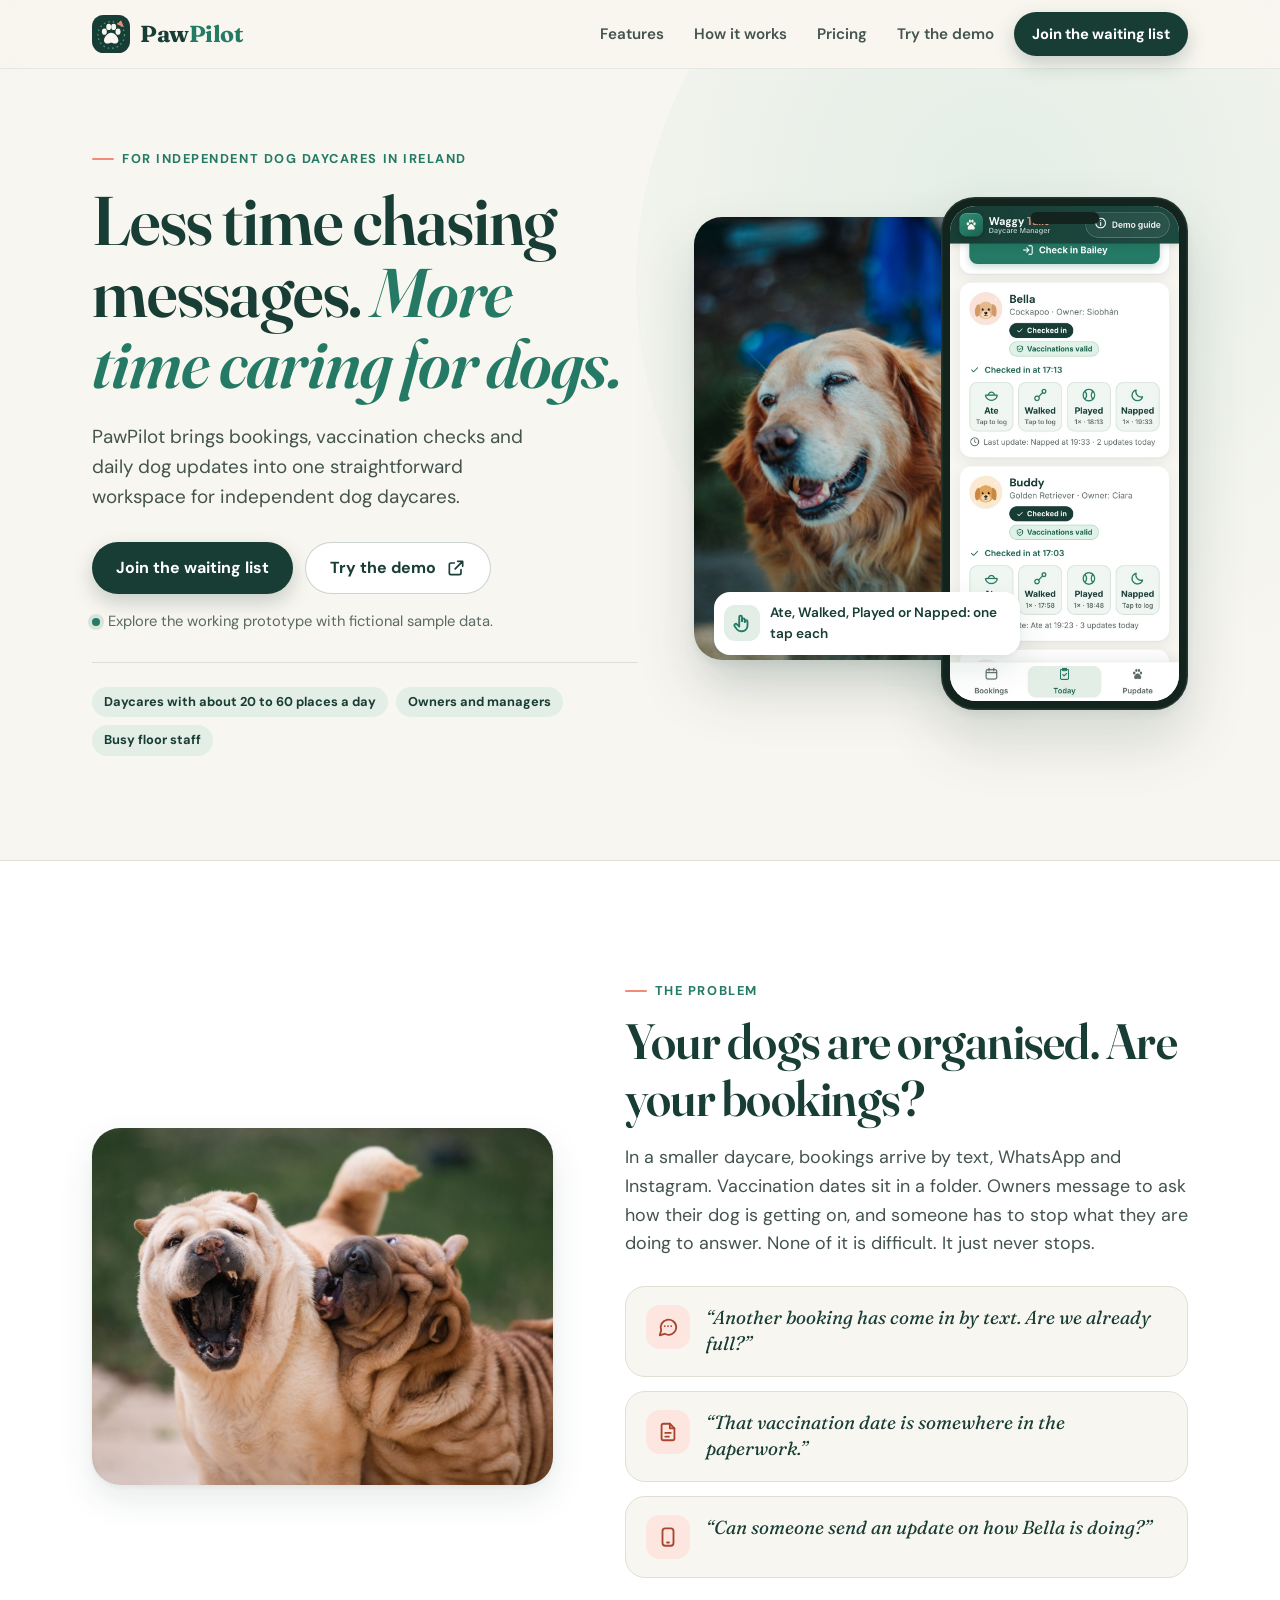
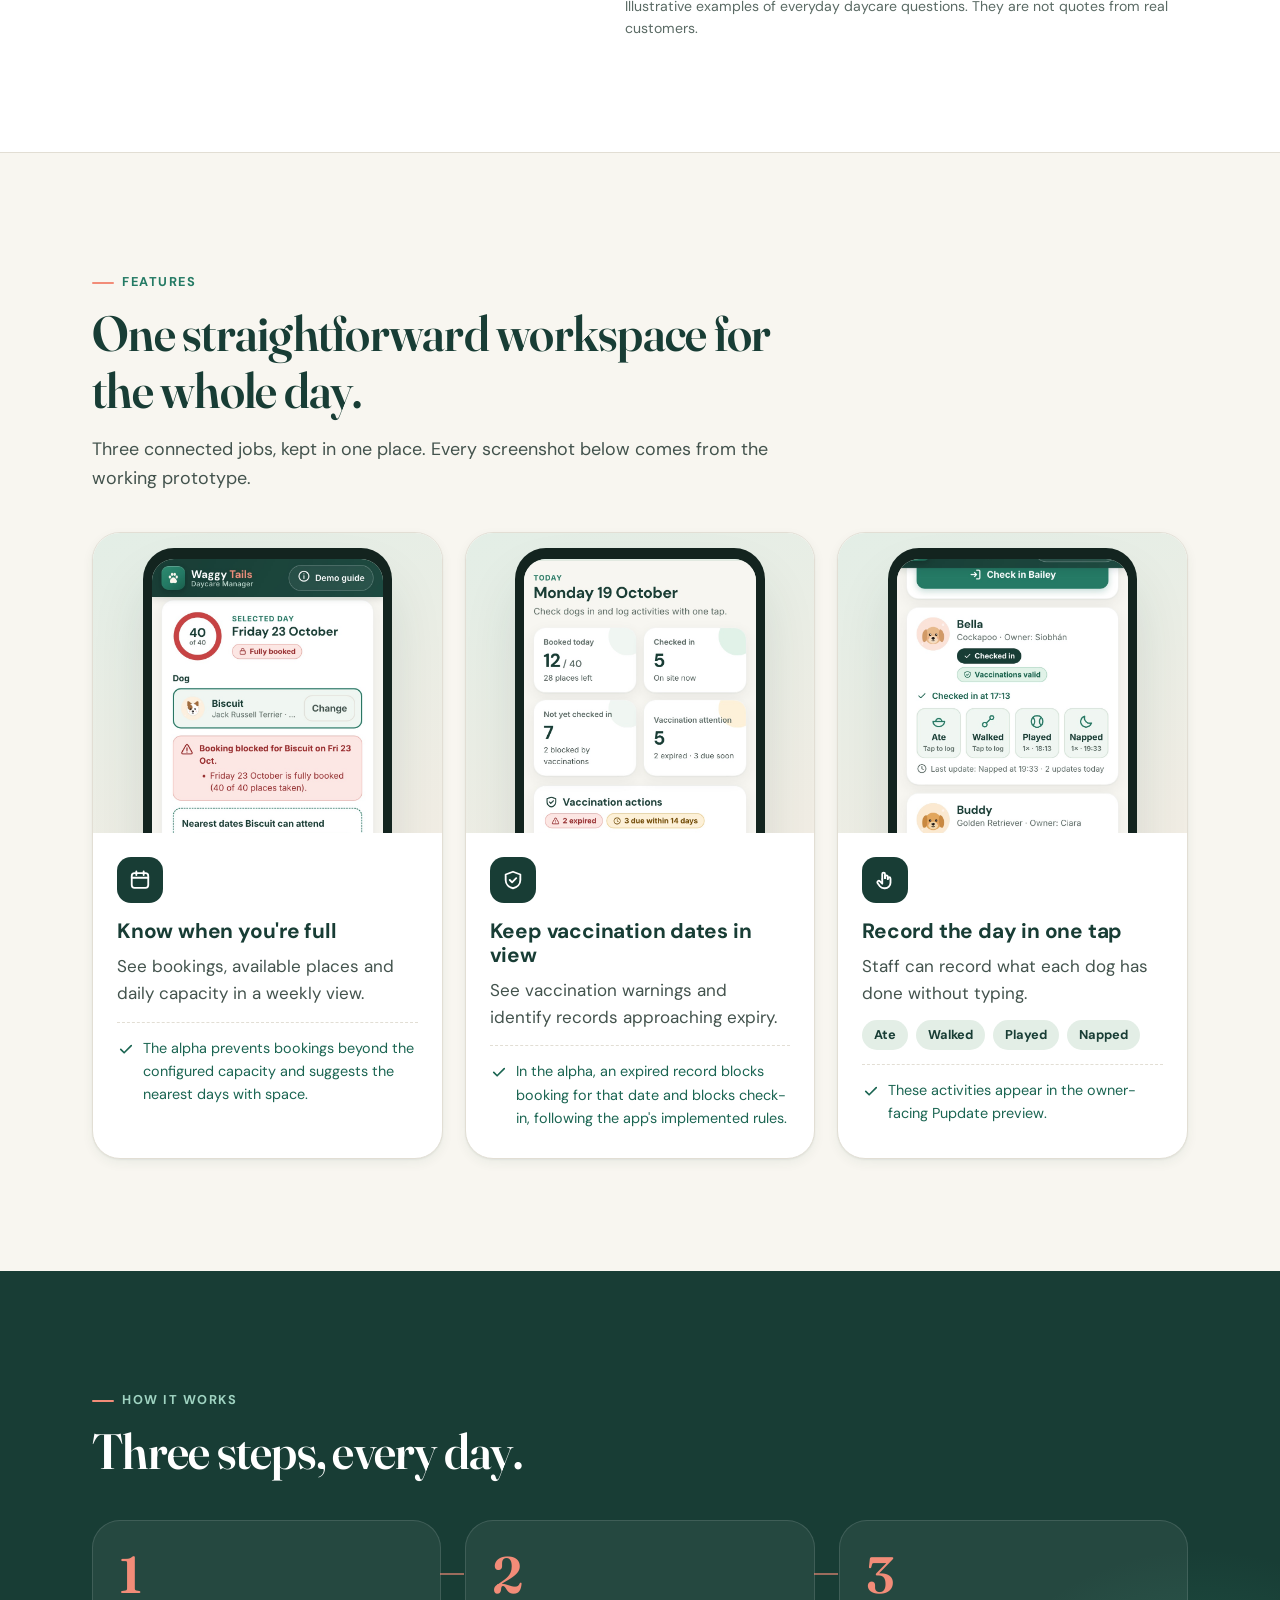
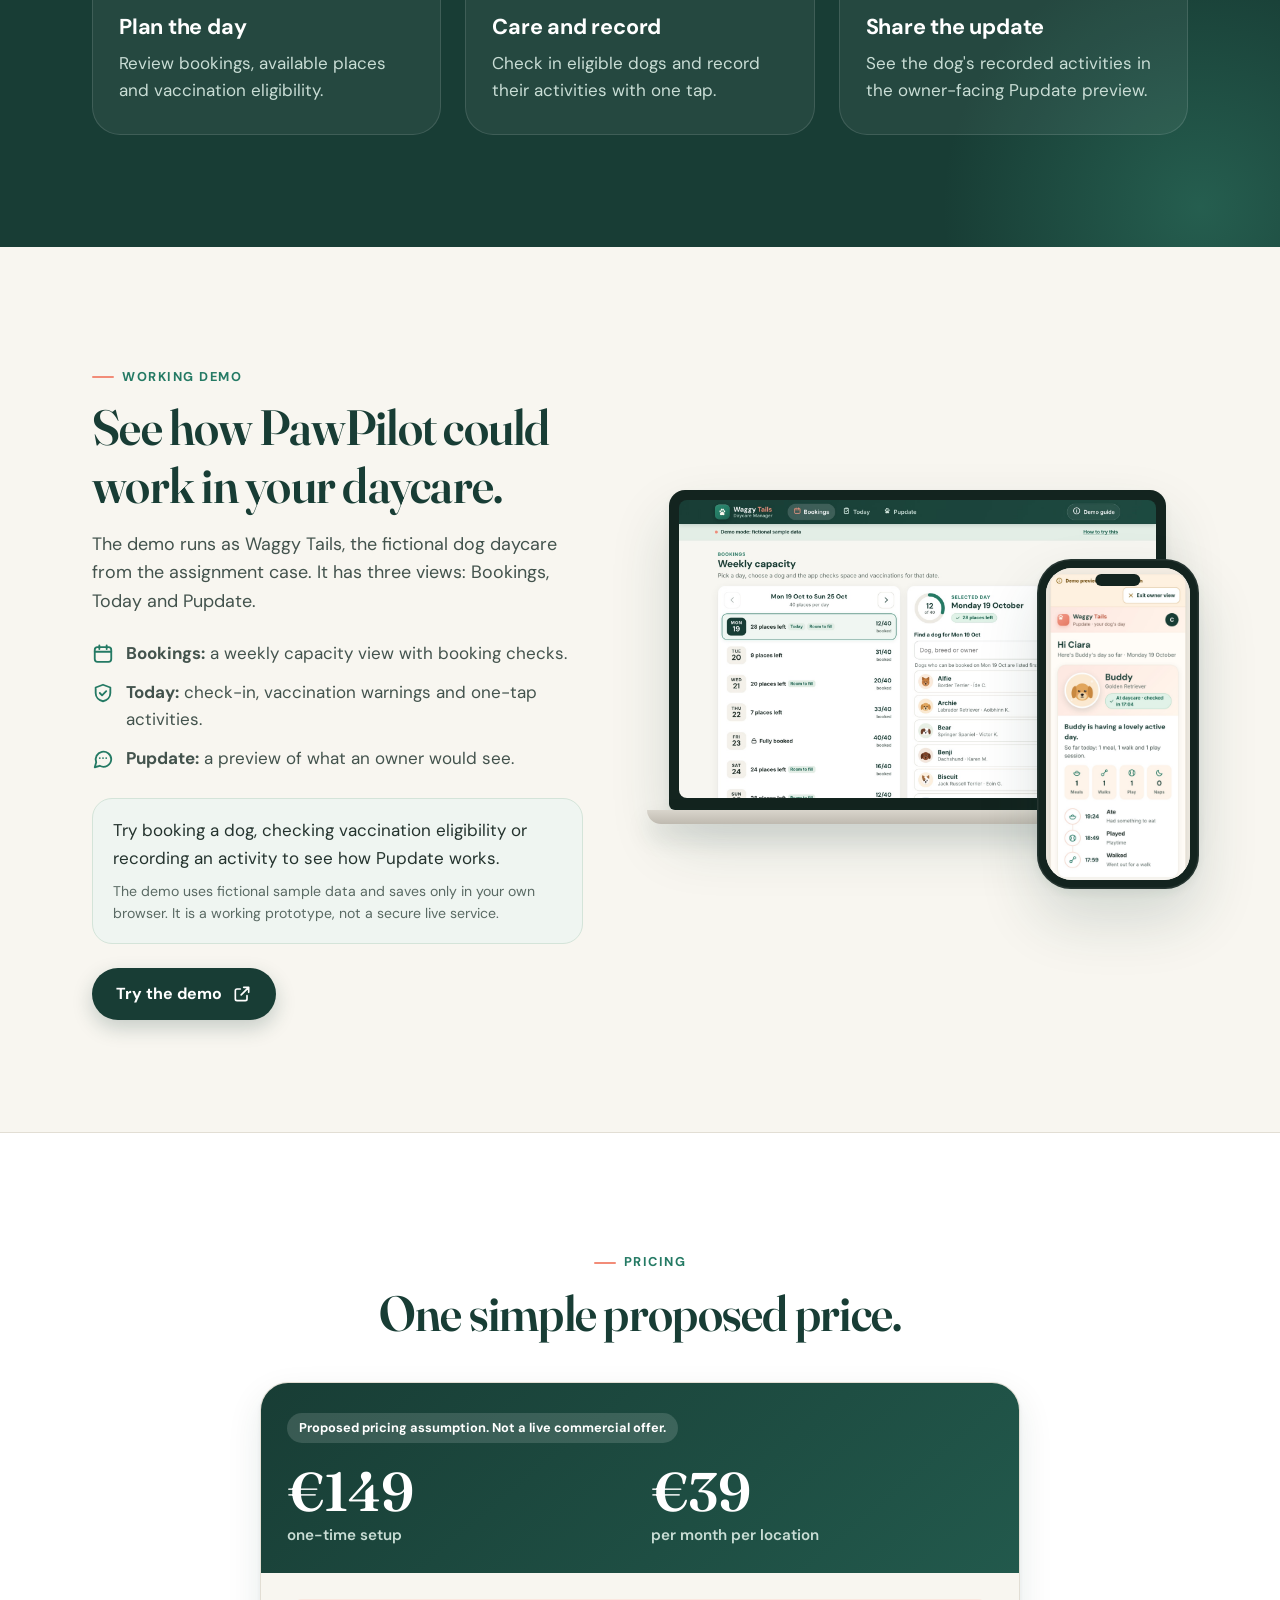
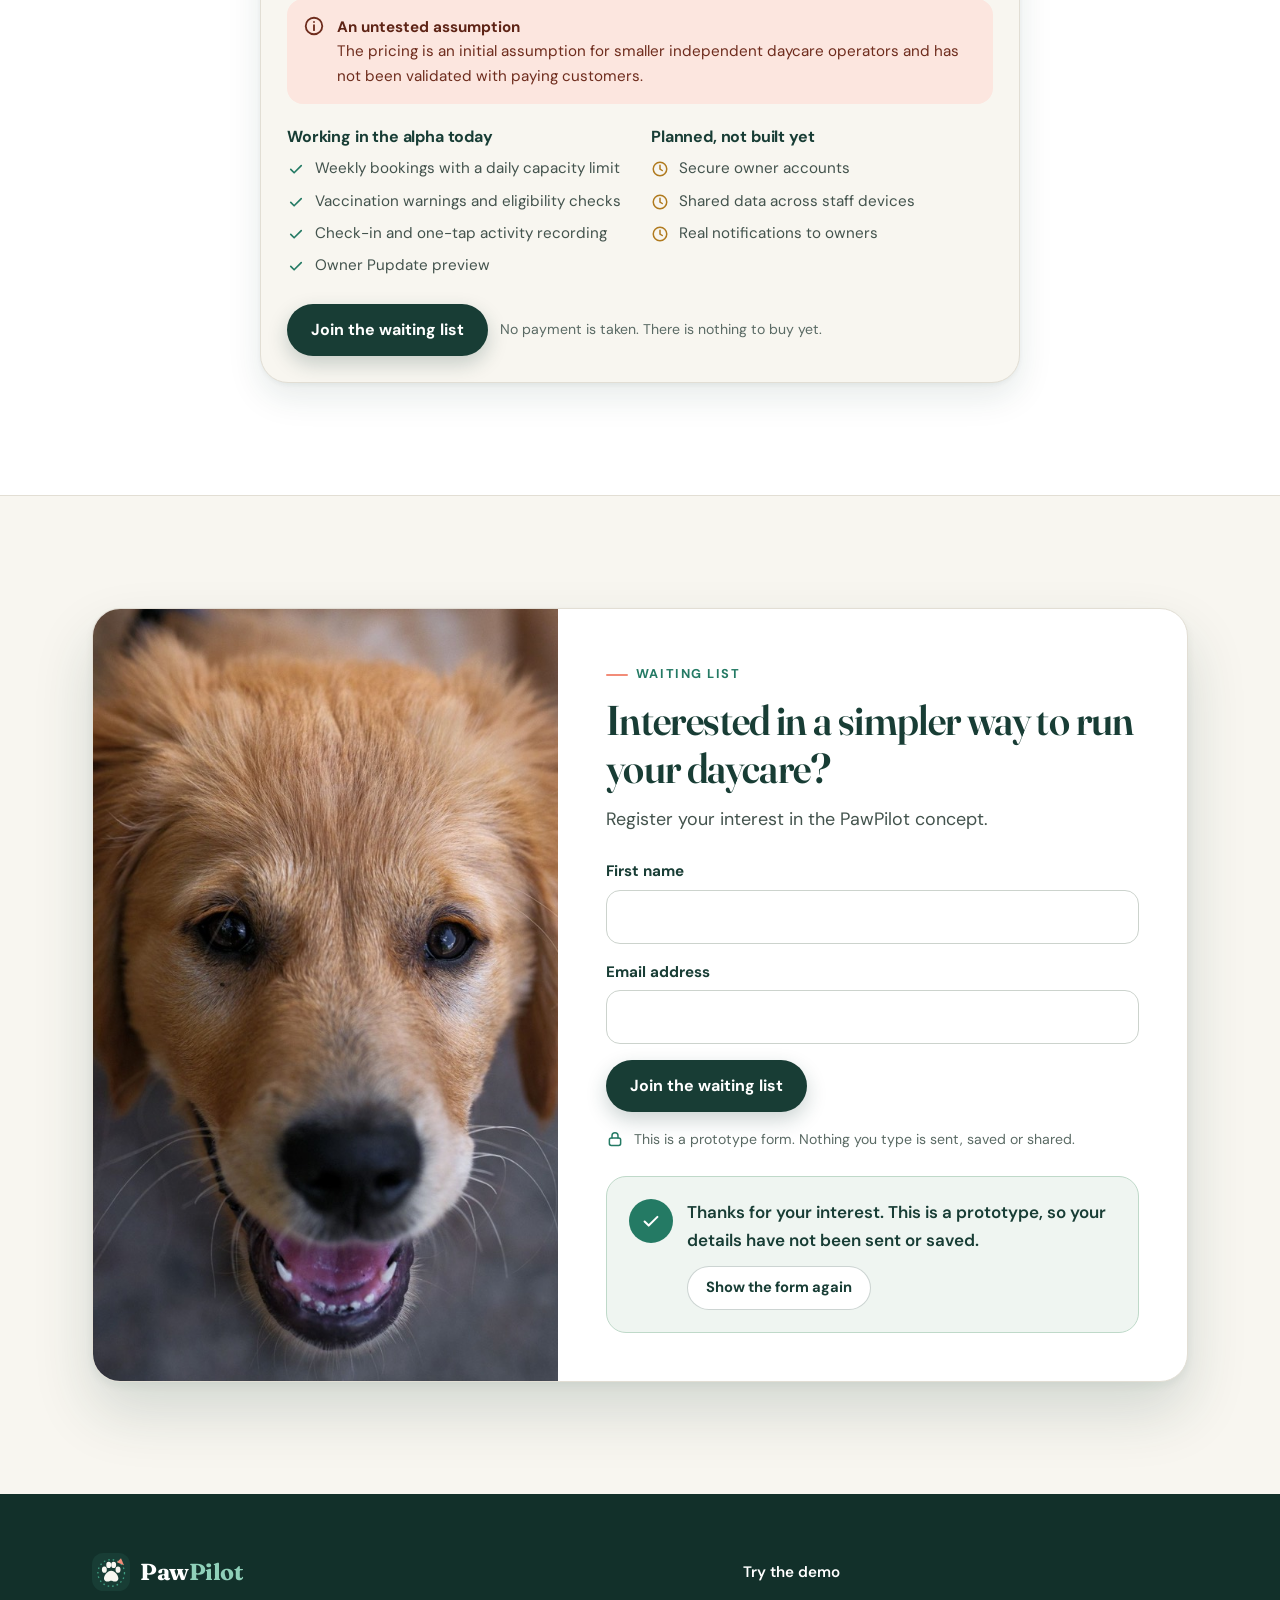
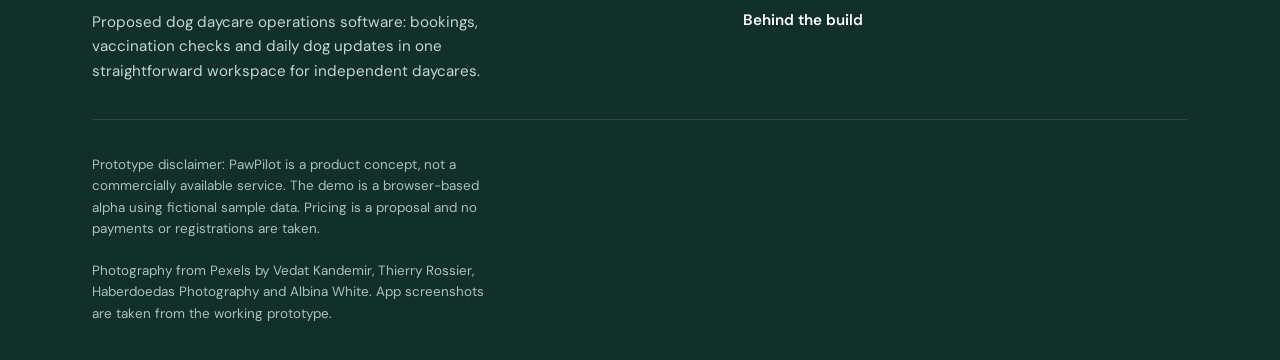
<file: index.html>
<!doctype html>
<html lang="en-IE">
<head>
<meta charset="utf-8">
<meta name="viewport" content="width=device-width, initial-scale=1, viewport-fit=cover">
<title>PawPilot | Bookings, vaccination checks and daily updates for dog daycares</title>
<meta name="description" content="PawPilot brings bookings, vaccination checks and daily dog updates into one straightforward workspace for independent dog daycares in Ireland. Try the working prototype.">
<meta name="theme-color" content="#183D35">
<link rel="icon" href="data:image/svg+xml,%3Csvg xmlns='http://www.w3.org/2000/svg' viewBox='0 0 40 40'%3E%3Crect width='40' height='40' rx='12' fill='%23183D35'/%3E%3Cg fill='%23F8F6F0'%3E%3Cellipse cx='13' cy='17.5' rx='2.6' ry='3.3'/%3E%3Cellipse cx='17.6' cy='12.6' rx='2.6' ry='3.3'/%3E%3Cellipse cx='22.8' cy='12.6' rx='2.6' ry='3.3'/%3E%3Cellipse cx='27.4' cy='17.5' rx='2.6' ry='3.3'/%3E%3Cpath d='M20.2 18.6c-4 0-7.6 5.2-7.6 8.2 0 2.2 1.7 3.3 3.7 3.3 1.6 0 2.6-.8 3.9-.8s2.3.8 3.9.8c2 0 3.7-1.1 3.7-3.3 0-3-3.6-8.2-7.6-8.2z'/%3E%3C/g%3E%3Cpath d='M30.5 5.5l3.2 7.4-7.4-3.2z' fill='%23F28C78'/%3E%3C/svg%3E">
<link rel="preconnect" href="https://fonts.googleapis.com">
<link rel="preconnect" href="https://fonts.gstatic.com" crossorigin>
<link href="https://fonts.googleapis.com/css2?family=DM+Sans:opsz,wght@9..40,400;9..40,500;9..40,600;9..40,700&family=Fraunces:ital,opsz,wght@0,9..144,600;0,9..144,700;1,9..144,500;1,9..144,600&display=swap" rel="stylesheet">
<link rel="stylesheet" href="assets/style.css">
<script>document.documentElement.classList.add('js');</script>
</head>
<body>
<svg width="0" height="0" style="position:absolute" aria-hidden="true" focusable="false">
  <symbol id="logo" viewBox="0 0 40 40">
    <rect width="40" height="40" rx="12" fill="#183D35"/>
    <circle cx="20.2" cy="21" r="14" fill="none" stroke="#3E9C80" stroke-width="1.4" stroke-dasharray="1.6 3.2"/>
    <g fill="#F8F6F0"><ellipse cx="13" cy="17.5" rx="2.6" ry="3.3"/><ellipse cx="17.6" cy="12.6" rx="2.6" ry="3.3"/><ellipse cx="22.8" cy="12.6" rx="2.6" ry="3.3"/><ellipse cx="27.4" cy="17.5" rx="2.6" ry="3.3"/><path d="M20.2 18.6c-4 0-7.6 5.2-7.6 8.2 0 2.2 1.7 3.3 3.7 3.3 1.6 0 2.6-.8 3.9-.8s2.3.8 3.9.8c2 0 3.7-1.1 3.7-3.3 0-3-3.6-8.2-7.6-8.2z"/></g>
    <path d="M30.5 5.5l3.2 7.4-7.4-3.2z" fill="#F28C78"/>
  </symbol>
  <symbol id="i-calendar" viewBox="0 0 24 24"><g fill="none" stroke="currentColor" stroke-width="2" stroke-linecap="round" stroke-linejoin="round"><rect x="3" y="4.5" width="18" height="16" rx="3"/><path d="M3 9.5h18M8 2.5v4M16 2.5v4"/></g></symbol>
  <symbol id="i-shield" viewBox="0 0 24 24"><g fill="none" stroke="currentColor" stroke-width="2" stroke-linecap="round" stroke-linejoin="round"><path d="M12 3l8 3v6c0 4.5-3.4 8-8 9-4.6-1-8-4.5-8-9V6z"/><path d="M8.5 12l2.5 2.5 4.5-4.5"/></g></symbol>
  <symbol id="i-tap" viewBox="0 0 24 24"><g fill="none" stroke="currentColor" stroke-width="2" stroke-linecap="round" stroke-linejoin="round"><path d="M9 11V5.5a1.5 1.5 0 0 1 3 0V10"/><path d="M12 10V8.5a1.5 1.5 0 0 1 3 0V11"/><path d="M15 11v-.5a1.5 1.5 0 0 1 3 0V15a6 6 0 0 1-6 6h-1a6 6 0 0 1-4.6-2.2L4 15.5a1.6 1.6 0 0 1 2.5-2L9 16V11"/></g></symbol>
  <symbol id="i-message" viewBox="0 0 24 24"><g fill="none" stroke="currentColor" stroke-width="2" stroke-linecap="round" stroke-linejoin="round"><path d="M21 12a8.5 8.5 0 0 1-12.6 7.4L3 21l1.6-5.4A8.5 8.5 0 1 1 21 12z"/><path d="M8.5 11h.01M12 11h.01M15.5 11h.01"/></g></symbol>
  <symbol id="i-paper" viewBox="0 0 24 24"><g fill="none" stroke="currentColor" stroke-width="2" stroke-linecap="round" stroke-linejoin="round"><path d="M14 3H7a2 2 0 0 0-2 2v14a2 2 0 0 0 2 2h10a2 2 0 0 0 2-2V8z"/><path d="M14 3v5h5M9 13h6M9 17h4"/></g></symbol>
  <symbol id="i-phone" viewBox="0 0 24 24"><g fill="none" stroke="currentColor" stroke-width="2" stroke-linecap="round" stroke-linejoin="round"><rect x="6" y="2.5" width="12" height="19" rx="3"/><path d="M11 18h2"/></g></symbol>
  <symbol id="i-check" viewBox="0 0 24 24"><path d="M5 12.5l4.5 4.5L19 7.5" fill="none" stroke="currentColor" stroke-width="2.2" stroke-linecap="round" stroke-linejoin="round"/></symbol>
  <symbol id="i-clock" viewBox="0 0 24 24"><g fill="none" stroke="currentColor" stroke-width="2" stroke-linecap="round"><circle cx="12" cy="12" r="9"/><path d="M12 7v5l3 2"/></g></symbol>
  <symbol id="i-arrow" viewBox="0 0 24 24"><path d="M5 12h14M13 6l6 6-6 6" fill="none" stroke="currentColor" stroke-width="2" stroke-linecap="round" stroke-linejoin="round"/></symbol>
  <symbol id="i-external" viewBox="0 0 24 24"><g fill="none" stroke="currentColor" stroke-width="2" stroke-linecap="round" stroke-linejoin="round"><path d="M14 4h6v6M20 4l-9 9"/><path d="M18 14v4a2 2 0 0 1-2 2H6a2 2 0 0 1-2-2V8a2 2 0 0 1 2-2h4"/></g></symbol>
  <symbol id="i-lock" viewBox="0 0 24 24"><g fill="none" stroke="currentColor" stroke-width="2" stroke-linecap="round" stroke-linejoin="round"><rect x="4.5" y="10.5" width="15" height="10" rx="2.5"/><path d="M8 10.5V7.5a4 4 0 0 1 8 0v3"/></g></symbol>
  <symbol id="i-info" viewBox="0 0 24 24"><g fill="none" stroke="currentColor" stroke-width="2" stroke-linecap="round"><circle cx="12" cy="12" r="9"/><path d="M12 11v5.5M12 7.6v.1"/></g></symbol>
  <symbol id="i-menu" viewBox="0 0 24 24"><path d="M4 7h16M4 12h16M4 17h16" fill="none" stroke="currentColor" stroke-width="2" stroke-linecap="round"/></symbol>
  <symbol id="i-close" viewBox="0 0 24 24"><path d="M6 6l12 12M18 6L6 18" fill="none" stroke="currentColor" stroke-width="2" stroke-linecap="round"/></symbol>
  <symbol id="i-alert" viewBox="0 0 24 24"><g fill="none" stroke="currentColor" stroke-width="2" stroke-linecap="round" stroke-linejoin="round"><path d="M10.3 4.2L2.6 17.6A2 2 0 0 0 4.3 20.6h15.4a2 2 0 0 0 1.7-3L13.7 4.2a2 2 0 0 0-3.4 0z"/><path d="M12 9.5v4.5M12 17.2v.1"/></g></symbol>
</svg>

<a class="skip" href="#main">Skip to content</a>

<header class="site-header">
  <div class="wrap bar">
    <a class="brand" href="#top" aria-label="PawPilot home">
      <svg aria-hidden="true"><use href="#logo"/></svg>
      <span class="wordmark">Paw<span>Pilot</span></span>
    </a>
    <button class="menu-btn" type="button" aria-expanded="false" aria-controls="site-nav" aria-label="Open menu"><svg aria-hidden="true"><use href="#i-menu"/></svg></button>
    <nav class="nav" id="site-nav" aria-label="Main">
      <ul class="nav-links">
        <li><a href="#features">Features</a></li>
        <li><a href="#how-it-works">How it works</a></li>
        <li><a href="#pricing">Pricing</a></li>
        <li><a href="https://gerardmcandrew-oss.github.io/waggy-tails-demo/" target="_blank" rel="noopener">Try the demo<span class="sr-only"> (opens in a new tab)</span></a></li>
      </ul>
      <a class="btn btn-primary btn-sm" href="#waiting-list">Join the waiting list</a>
    </nav>
  </div>
</header>

<main id="main">
  <!-- Hero -->
  <section class="hero" id="top" aria-labelledby="hero-title">
    <div class="wrap hero-grid">
      <div>
        <p class="eyebrow">For independent dog daycares in Ireland</p>
        <h1 id="hero-title">Less time chasing messages. <em>More time caring for dogs.</em></h1>
        <p class="lead">PawPilot brings bookings, vaccination checks and daily dog updates into one straightforward workspace for independent dog daycares.</p>
        <div class="hero-actions">
          <a class="btn btn-primary" href="#waiting-list">Join the waiting list</a>
          <a class="btn btn-secondary" href="https://gerardmcandrew-oss.github.io/waggy-tails-demo/" target="_blank" rel="noopener">Try the demo <svg class="i" aria-hidden="true"><use href="#i-external"/></svg><span class="sr-only"> (opens in a new tab)</span></a>
        </div>
        <p class="hero-label"><span class="dot" aria-hidden="true"></span>Explore the working prototype with fictional sample data.</p>
        <div class="for-who" aria-label="Who PawPilot is for">
          <span class="tag">Daycares with about 20 to 60 places a day</span>
          <span class="tag">Owners and managers</span>
          <span class="tag">Busy floor staff</span>
        </div>
      </div>
      <div class="hero-visual reveal">
        <div class="hero-photo">
          <img src="assets/golden-retriever.jpg" width="733" height="1100" alt="A happy golden retriever looking towards the camera outdoors" fetchpriority="high">
        </div>
        <div class="hero-phone phone">
          <img src="assets/app-cards.jpg" width="780" height="1688" alt="Screenshot of the working prototype's Today screen: two checked-in dogs, each with Ate, Walked, Played and Napped buttons and the time of the last update">
        </div>
        <div class="hero-chip"><span class="ico"><svg class="i" aria-hidden="true"><use href="#i-tap"/></svg></span>Ate, Walked, Played or Napped: one tap each</div>
      </div>
    </div>
  </section>

  <!-- Problem -->
  <section class="section problem" aria-labelledby="problem-title">
    <div class="wrap problem-grid">
      <div class="problem-photo reveal">
        <img src="assets/dogs-playing.jpg" width="1400" height="935" loading="lazy" alt="Two Shar Pei dogs playing together on a sunny day">
      </div>
      <div>
        <p class="eyebrow">The problem</p>
        <h2 id="problem-title" class="section-title" style="font-size:clamp(2rem,6.4vw,3.1rem);margin-top:12px">Your dogs are organised. Are your bookings?</h2>
        <p class="lead" style="margin-top:16px">In a smaller daycare, bookings arrive by text, WhatsApp and Instagram. Vaccination dates sit in a folder. Owners message to ask how their dog is getting on, and someone has to stop what they are doing to answer. None of it is difficult. It just never stops.</p>
        <ul class="quotes">
          <li class="quote reveal"><span class="ico"><svg class="i" aria-hidden="true"><use href="#i-message"/></svg></span><p>“Another booking has come in by text. Are we already full?”</p></li>
          <li class="quote reveal"><span class="ico"><svg class="i" aria-hidden="true"><use href="#i-paper"/></svg></span><p>“That vaccination date is somewhere in the paperwork.”</p></li>
          <li class="quote reveal"><span class="ico"><svg class="i" aria-hidden="true"><use href="#i-phone"/></svg></span><p>“Can someone send an update on how Bella is doing?”</p></li>
        </ul>
        <p class="note quote-label">Illustrative examples of everyday daycare questions. They are not quotes from real customers.</p>
      </div>
    </div>
  </section>

  <!-- Solution -->
  <section class="section" id="features" aria-labelledby="features-title">
    <div class="wrap">
      <div class="section-head">
        <p class="eyebrow">Features</p>
        <h2 id="features-title">One straightforward workspace for the whole day.</h2>
        <p class="lead">Three connected jobs, kept in one place. Every screenshot below comes from the working prototype.</p>
      </div>
      <div class="features">
        <article class="feature reveal">
          <div class="feature-shot" style="--pos:top"><img src="assets/app-alt.jpg" width="780" height="1688" loading="lazy" alt="Screenshot: a fully booked Friday blocks a new booking and suggests the nearest days with space"></div>
          <div class="feature-body">
            <span class="num-ico"><svg class="i" aria-hidden="true"><use href="#i-calendar"/></svg></span>
            <h3>Know when you're full</h3>
            <p>See bookings, available places and daily capacity in a weekly view.</p>
            <p class="alpha"><svg class="i" aria-hidden="true"><use href="#i-check"/></svg>The alpha prevents bookings beyond the configured capacity and suggests the nearest days with space.</p>
          </div>
        </article>
        <article class="feature reveal">
          <div class="feature-shot" style="--pos:0 44%"><img src="assets/app-today.jpg" width="780" height="1688" loading="lazy" alt="Screenshot: the Vaccination actions list showing an expired kennel cough record with check-in blocked"></div>
          <div class="feature-body">
            <span class="num-ico"><svg class="i" aria-hidden="true"><use href="#i-shield"/></svg></span>
            <h3>Keep vaccination dates in view</h3>
            <p>See vaccination warnings and identify records approaching expiry.</p>
            <p class="alpha"><svg class="i" aria-hidden="true"><use href="#i-check"/></svg>In the alpha, an expired record blocks booking for that date and blocks check-in, following the app's implemented rules.</p>
          </div>
        </article>
        <article class="feature reveal">
          <div class="feature-shot" style="--pos:0 20%"><img src="assets/app-cards.jpg" width="780" height="1688" loading="lazy" alt="Screenshot: checked-in dogs with one-tap Ate, Walked, Played and Napped buttons"></div>
          <div class="feature-body">
            <span class="num-ico"><svg class="i" aria-hidden="true"><use href="#i-tap"/></svg></span>
            <h3>Record the day in one tap</h3>
            <p>Staff can record what each dog has done without typing.</p>
            <ul aria-label="Activities staff can record"><li class="tag">Ate</li><li class="tag">Walked</li><li class="tag">Played</li><li class="tag">Napped</li></ul>
            <p class="alpha"><svg class="i" aria-hidden="true"><use href="#i-check"/></svg>These activities appear in the owner-facing Pupdate preview.</p>
          </div>
        </article>
      </div>
    </div>
  </section>

  <!-- How it works -->
  <section class="section how" id="how-it-works" aria-labelledby="how-title">
    <div class="wrap">
      <div class="section-head">
        <p class="eyebrow">How it works</p>
        <h2 id="how-title">Three steps, every day.</h2>
      </div>
      <ol class="steps">
        <li class="step reveal"><span class="step-num" aria-hidden="true">1</span><h3><span class="sr-only">Step 1: </span>Plan the day</h3><p>Review bookings, available places and vaccination eligibility.</p></li>
        <li class="step reveal"><span class="step-num" aria-hidden="true">2</span><h3><span class="sr-only">Step 2: </span>Care and record</h3><p>Check in eligible dogs and record their activities with one tap.</p></li>
        <li class="step reveal"><span class="step-num" aria-hidden="true">3</span><h3><span class="sr-only">Step 3: </span>Share the update</h3><p>See the dog's recorded activities in the owner-facing Pupdate preview.</p></li>
      </ol>
    </div>
  </section>

  <!-- Working demo -->
  <section class="section" id="demo" aria-labelledby="demo-title">
    <div class="wrap demo-grid">
      <div class="demo-copy">
        <p class="eyebrow">Working demo</p>
        <h2 id="demo-title" style="font-size:clamp(2rem,6.4vw,3.1rem);margin-top:12px">See how PawPilot could work in your daycare.</h2>
        <p class="lead">The demo runs as Waggy Tails, the fictional dog daycare from the assignment case. It has three views: Bookings, Today and Pupdate.</p>
        <ul class="demo-list">
          <li><svg class="i" aria-hidden="true"><use href="#i-calendar"/></svg><span><strong>Bookings:</strong> a weekly capacity view with booking checks.</span></li>
          <li><svg class="i" aria-hidden="true"><use href="#i-shield"/></svg><span><strong>Today:</strong> check-in, vaccination warnings and one-tap activities.</span></li>
          <li><svg class="i" aria-hidden="true"><use href="#i-message"/></svg><span><strong>Pupdate:</strong> a preview of what an owner would see.</span></li>
        </ul>
        <div class="demo-box">
          <p>Try booking a dog, checking vaccination eligibility or recording an activity to see how Pupdate works.</p>
          <p class="note">The demo uses fictional sample data and saves only in your own browser. It is a working prototype, not a secure live service.</p>
        </div>
        <div class="demo-actions">
          <a class="btn btn-primary" href="https://gerardmcandrew-oss.github.io/waggy-tails-demo/" target="_blank" rel="noopener">Try the demo <svg class="i" aria-hidden="true"><use href="#i-external"/></svg><span class="sr-only"> (opens in a new tab)</span></a>
        </div>
      </div>
      <div class="demo-visual reveal">
        <div class="laptop">
          <div class="laptop-screen"><img src="assets/app-desktop.jpg" width="1600" height="1000" loading="lazy" alt="Screenshot of the prototype's Bookings view on a laptop: a week of capacity bars beside a searchable list of dogs"></div>
          <div class="laptop-base" aria-hidden="true"></div>
        </div>
        <div class="phone"><img src="assets/app-owner.jpg" width="780" height="1688" loading="lazy" alt="Screenshot of the owner preview: Buddy's day with meal, walk and play times, labelled as a demo preview and not secure sign-in"></div>
      </div>
    </div>
  </section>

  <!-- Pricing -->
  <section class="section pricing" id="pricing" aria-labelledby="pricing-title">
    <div class="wrap">
      <div class="section-head center">
        <p class="eyebrow">Pricing</p>
        <h2 id="pricing-title">One simple proposed price.</h2>
      </div>
      <div class="price-card reveal">
        <div class="price-top">
          <span class="tag">Proposed pricing assumption. Not a live commercial offer.</span>
          <div class="price-row">
            <p class="price">€149<small>one-time setup</small></p>
            <p class="price">€39<small>per month per location</small></p>
          </div>
        </div>
        <div class="price-body">
          <p class="assumption"><svg class="i" aria-hidden="true"><use href="#i-info"/></svg><span><strong>An untested assumption</strong>The pricing is an initial assumption for smaller independent daycare operators and has not been validated with paying customers.</span></p>
          <div class="price-lists">
            <div>
              <h3>Working in the alpha today</h3>
              <ul>
                <li><svg class="i" aria-hidden="true"><use href="#i-check"/></svg>Weekly bookings with a daily capacity limit</li>
                <li><svg class="i" aria-hidden="true"><use href="#i-check"/></svg>Vaccination warnings and eligibility checks</li>
                <li><svg class="i" aria-hidden="true"><use href="#i-check"/></svg>Check-in and one-tap activity recording</li>
                <li><svg class="i" aria-hidden="true"><use href="#i-check"/></svg>Owner Pupdate preview</li>
              </ul>
            </div>
            <div class="planned">
              <h3>Planned, not built yet</h3>
              <ul>
                <li><svg class="i" aria-hidden="true"><use href="#i-clock"/></svg>Secure owner accounts</li>
                <li><svg class="i" aria-hidden="true"><use href="#i-clock"/></svg>Shared data across staff devices</li>
                <li><svg class="i" aria-hidden="true"><use href="#i-clock"/></svg>Real notifications to owners</li>
              </ul>
            </div>
          </div>
          <div class="price-cta">
            <a class="btn btn-primary" href="#waiting-list">Join the waiting list</a>
            <span class="note">No payment is taken. There is nothing to buy yet.</span>
          </div>
        </div>
      </div>
    </div>
  </section>

  <!-- Waiting list -->
  <section class="section" id="waiting-list" aria-labelledby="waitlist-title">
    <div class="wrap">
      <div class="waitlist-card reveal">
        <div class="waitlist-photo"><img src="assets/puppy.jpg" width="750" height="1000" loading="lazy" alt="A golden retriever puppy looking up at the camera"></div>
        <div class="waitlist-body">
          <p class="eyebrow">Waiting list</p>
          <h2 id="waitlist-title">Interested in a simpler way to run your daycare?</h2>
          <p class="lead">Register your interest in the PawPilot concept.</p>
          <form class="form" id="waitlist-form" novalidate>
            <div class="field">
              <label for="first-name">First name</label>
              <input id="first-name" name="firstName" type="text" autocomplete="given-name" required maxlength="60" aria-describedby="first-name-err">
              <p class="err" id="first-name-err" role="alert"></p>
            </div>
            <div class="field">
              <label for="email">Email address</label>
              <input id="email" name="email" type="email" autocomplete="email" inputmode="email" required maxlength="120" aria-describedby="email-err">
              <p class="err" id="email-err" role="alert"></p>
            </div>
            <button class="btn btn-primary" type="submit">Join the waiting list</button>
            <p class="form-privacy"><svg class="i" aria-hidden="true"><use href="#i-lock"/></svg><span>This is a prototype form. Nothing you type is sent, saved or shared.</span></p>
          </form>
          <div class="thanks" id="thanks" hidden tabindex="-1">
            <span class="ico"><svg class="i" aria-hidden="true"><use href="#i-check"/></svg></span>
            <div>
              <p>Thanks for your interest. This is a prototype, so your details have not been sent or saved.</p>
              <button class="btn btn-secondary btn-sm" type="button" id="thanks-reset">Show the form again</button>
            </div>
          </div>
        </div>
      </div>
    </div>
  </section>
</main>

<footer class="site-footer">
  <div class="wrap">
    <div class="footer-grid">
      <div>
        <a class="brand" href="#top" aria-label="PawPilot, back to top"><svg aria-hidden="true"><use href="#logo"/></svg><span class="wordmark">Paw<span>Pilot</span></span></a>
        <p>Proposed dog daycare operations software: bookings, vaccination checks and daily dog updates in one straightforward workspace for independent daycares.</p>
      </div>
      <ul class="footer-links">
        <li><a href="https://gerardmcandrew-oss.github.io/waggy-tails-demo/" target="_blank" rel="noopener">Try the demo<span class="sr-only"> (opens in a new tab)</span></a></li>
        <li><a href="notes.html">Behind the build</a></li>
      </ul>
    </div>
    <div class="footer-legal">
      <p>Prototype disclaimer: PawPilot is a product concept, not a commercially available service. The demo is a browser-based alpha using fictional sample data. Pricing is a proposal and no payments or registrations are taken.</p>
      <p>Photography from Pexels by Vedat Kandemir, Thierry Rossier, Haberdoedas Photography and Albina White. App screenshots are taken from the working prototype.</p>
    </div>
  </div>
</footer>

<script>
(function () {
  'use strict';
  // Mobile menu
  var btn = document.querySelector('.menu-btn'), nav = document.getElementById('site-nav');
  function setMenu(open) {
    nav.classList.toggle('is-open', open);
    btn.setAttribute('aria-expanded', String(open));
    btn.setAttribute('aria-label', open ? 'Close menu' : 'Open menu');
    btn.innerHTML = '<svg aria-hidden="true"><use href="#i-' + (open ? 'close' : 'menu') + '"/></svg>';
  }
  btn.addEventListener('click', function () { setMenu(!nav.classList.contains('is-open')); });
  nav.addEventListener('click', function (e) { if (e.target.closest('a')) setMenu(false); });
  document.addEventListener('keydown', function (e) { if (e.key === 'Escape' && nav.classList.contains('is-open')) { setMenu(false); btn.focus(); } });

  // Waiting-list form: validated in the browser only. Nothing is sent, stored or logged.
  var form = document.getElementById('waitlist-form'), thanks = document.getElementById('thanks');
  var nameInput = document.getElementById('first-name'), emailInput = document.getElementById('email');
  var EMAIL = /^[^\s@]+@[^\s@]+\.[^\s@]{2,}$/;
  function showError(input, msg) {
    var err = document.getElementById(input.id + '-err');
    input.setAttribute('aria-invalid', msg ? 'true' : 'false');
    err.textContent = msg;
    err.classList.toggle('show', !!msg);
  }
  function validate() {
    var name = nameInput.value.trim(), email = emailInput.value.trim();
    var nameMsg = name ? '' : 'Please enter your first name.';
    var emailMsg = !email ? 'Please enter your email address.' : EMAIL.test(email) ? '' : 'Please enter a valid email address, for example name@example.ie.';
    showError(nameInput, nameMsg);
    showError(emailInput, emailMsg);
    return { ok: !nameMsg && !emailMsg, first: nameMsg ? nameInput : emailMsg ? emailInput : null };
  }
  form.addEventListener('submit', function (e) {
    e.preventDefault();
    var v = validate();
    if (!v.ok) { v.first.focus(); return; }
    form.reset();
    showError(nameInput, ''); showError(emailInput, '');
    form.hidden = true;
    thanks.hidden = false;
    thanks.focus();
  });
  [nameInput, emailInput].forEach(function (input) {
    input.addEventListener('input', function () { if (input.getAttribute('aria-invalid') === 'true') validate(); });
  });
  document.getElementById('thanks-reset').addEventListener('click', function () {
    thanks.hidden = true; form.hidden = false; nameInput.focus();
  });

  // Gentle reveal on scroll
  var items = document.querySelectorAll('.reveal');
  var reduce = window.matchMedia && window.matchMedia('(prefers-reduced-motion: reduce)').matches;
  if (reduce || !('IntersectionObserver' in window)) { items.forEach(function (el) { el.classList.add('is-in'); }); return; }
  var io = new IntersectionObserver(function (entries) {
    entries.forEach(function (en) { if (en.isIntersecting) { en.target.classList.add('is-in'); io.unobserve(en.target); } });
  }, { rootMargin: '0px 0px -8% 0px' });
  items.forEach(function (el) { io.observe(el); });
})();
</script>
</body>
</html>
</file>
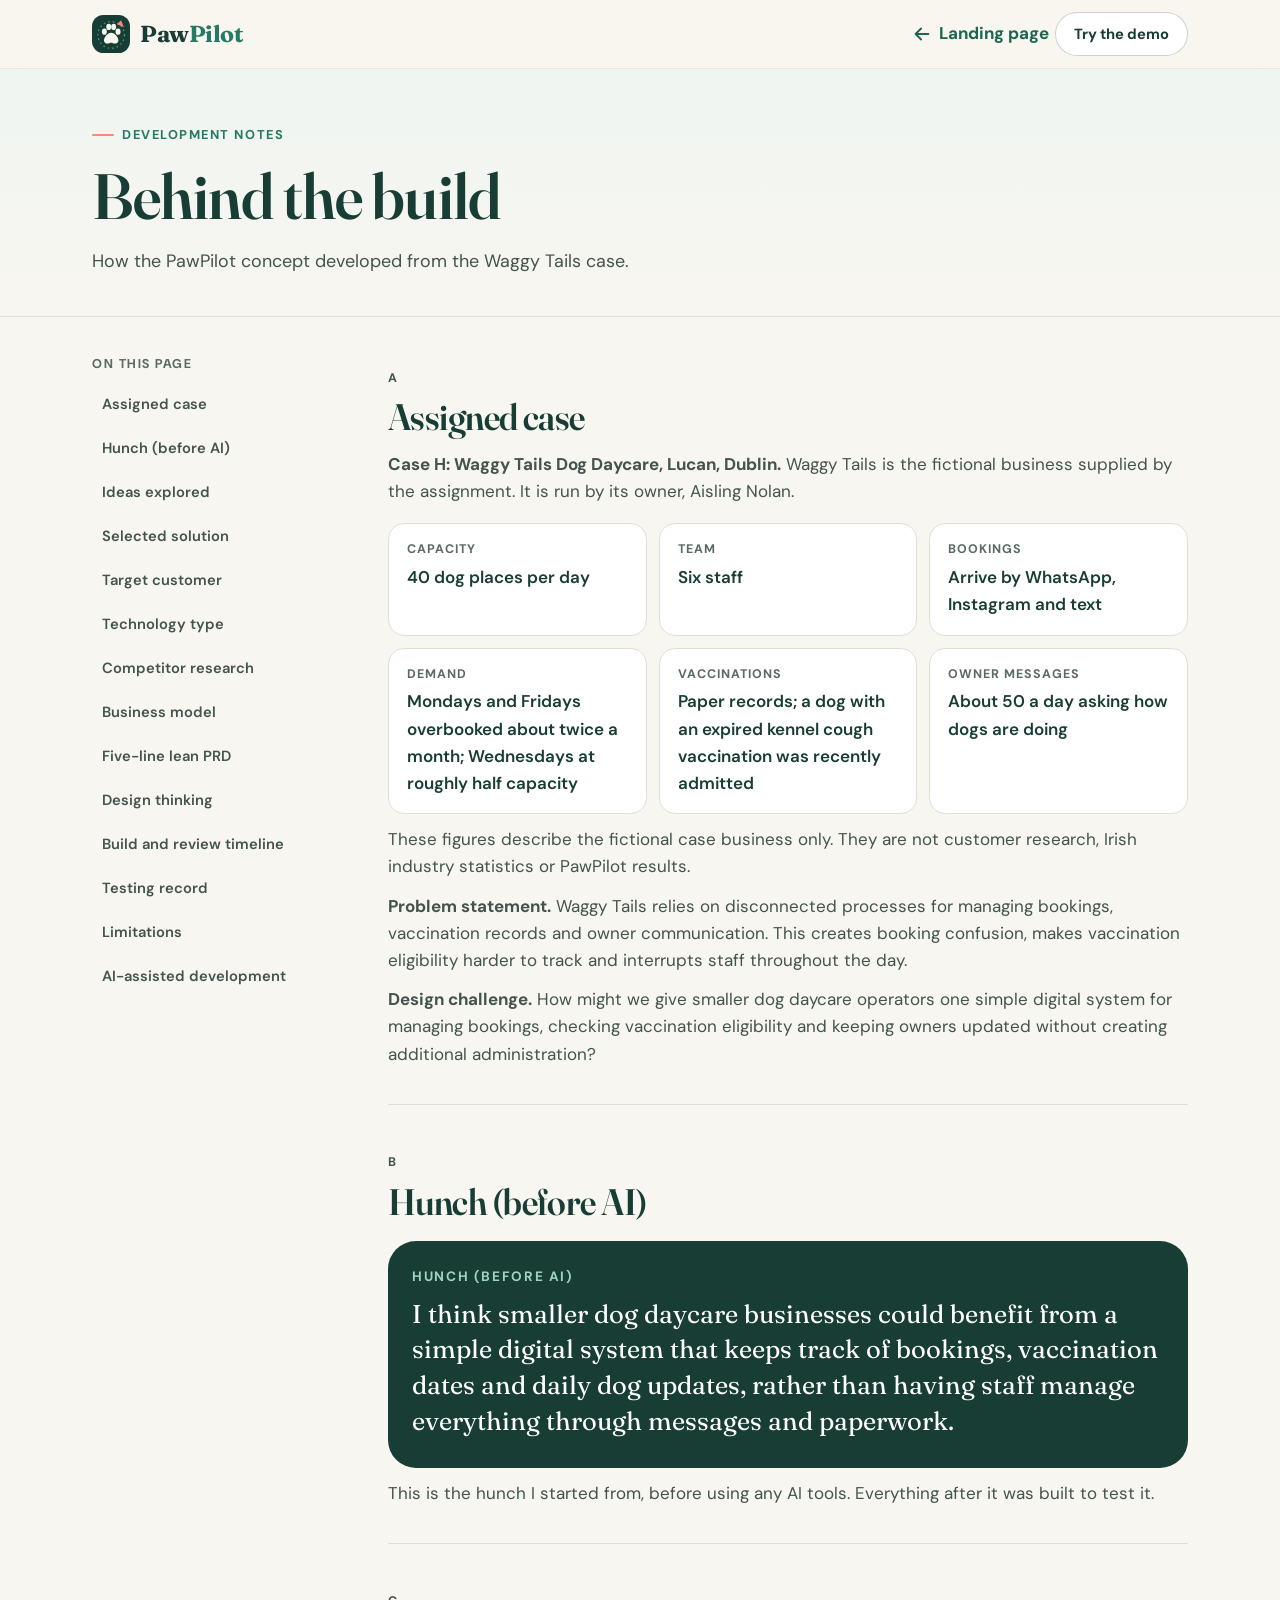
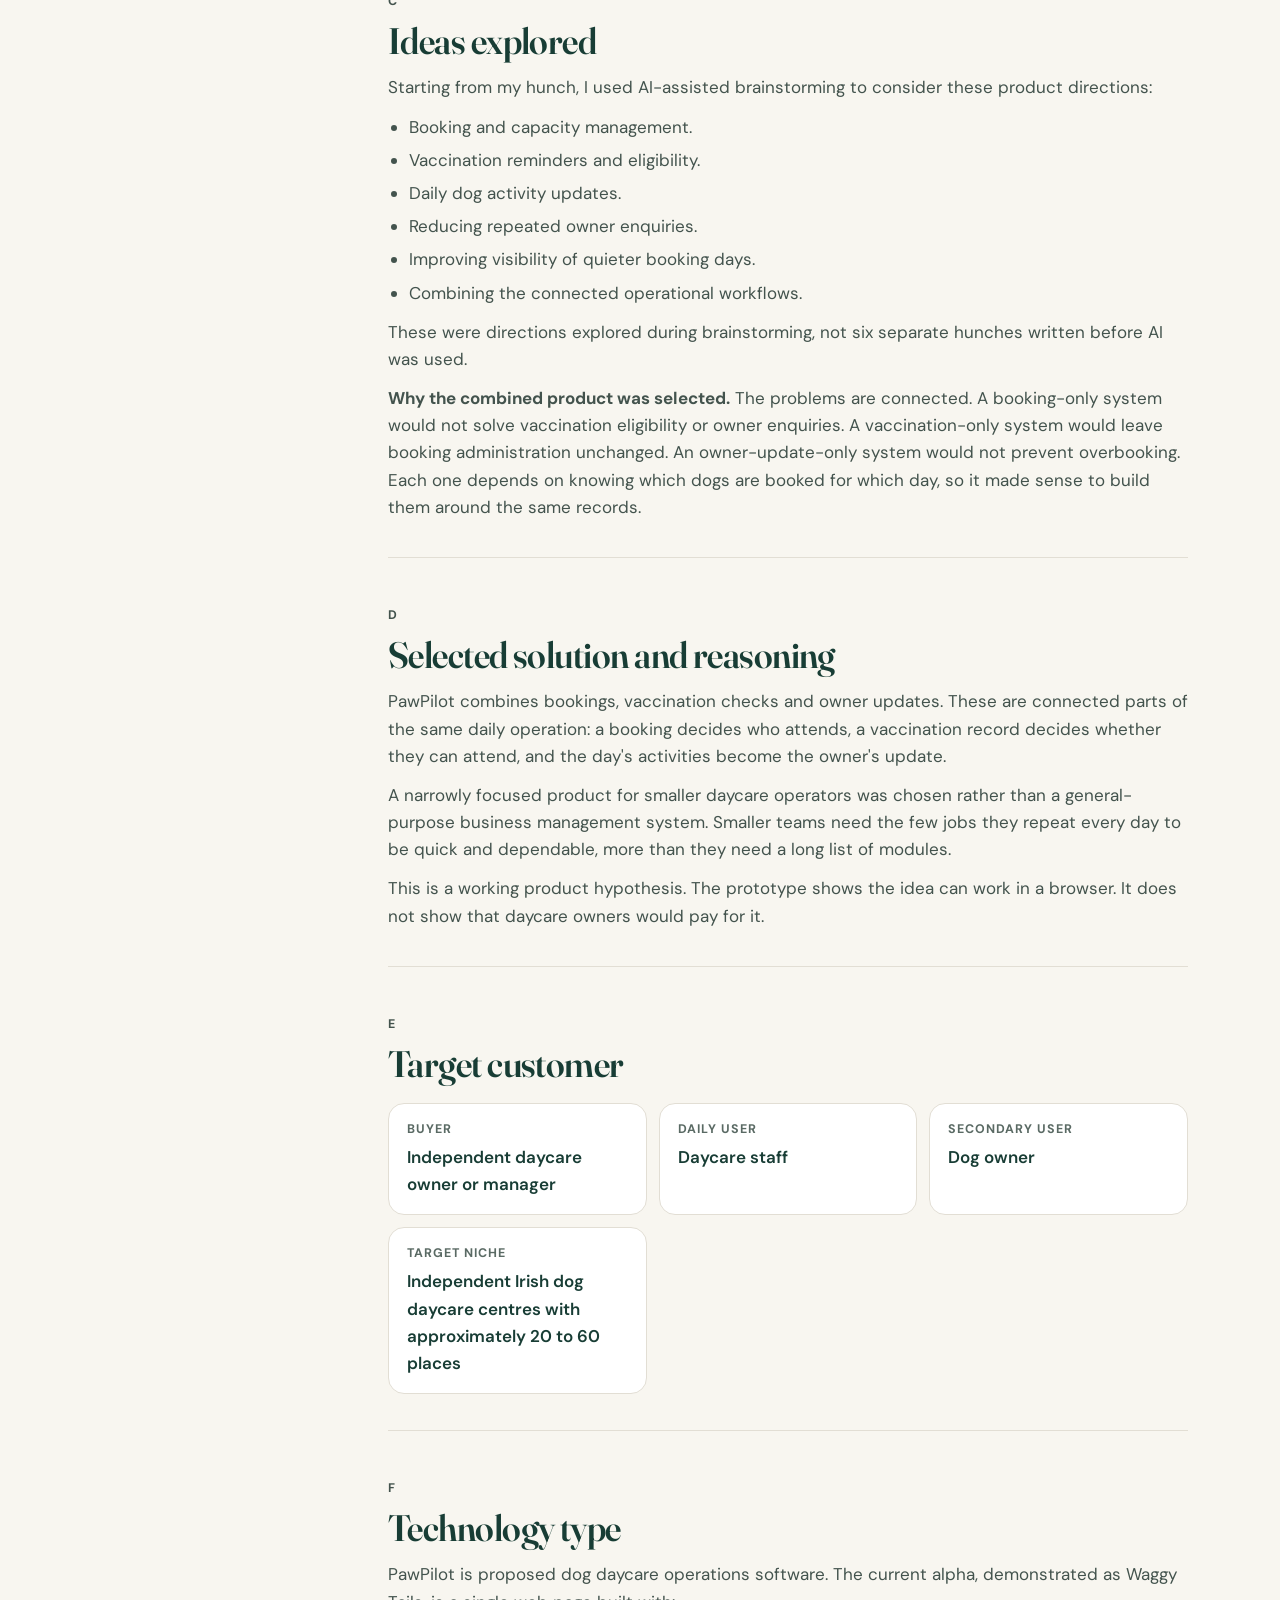
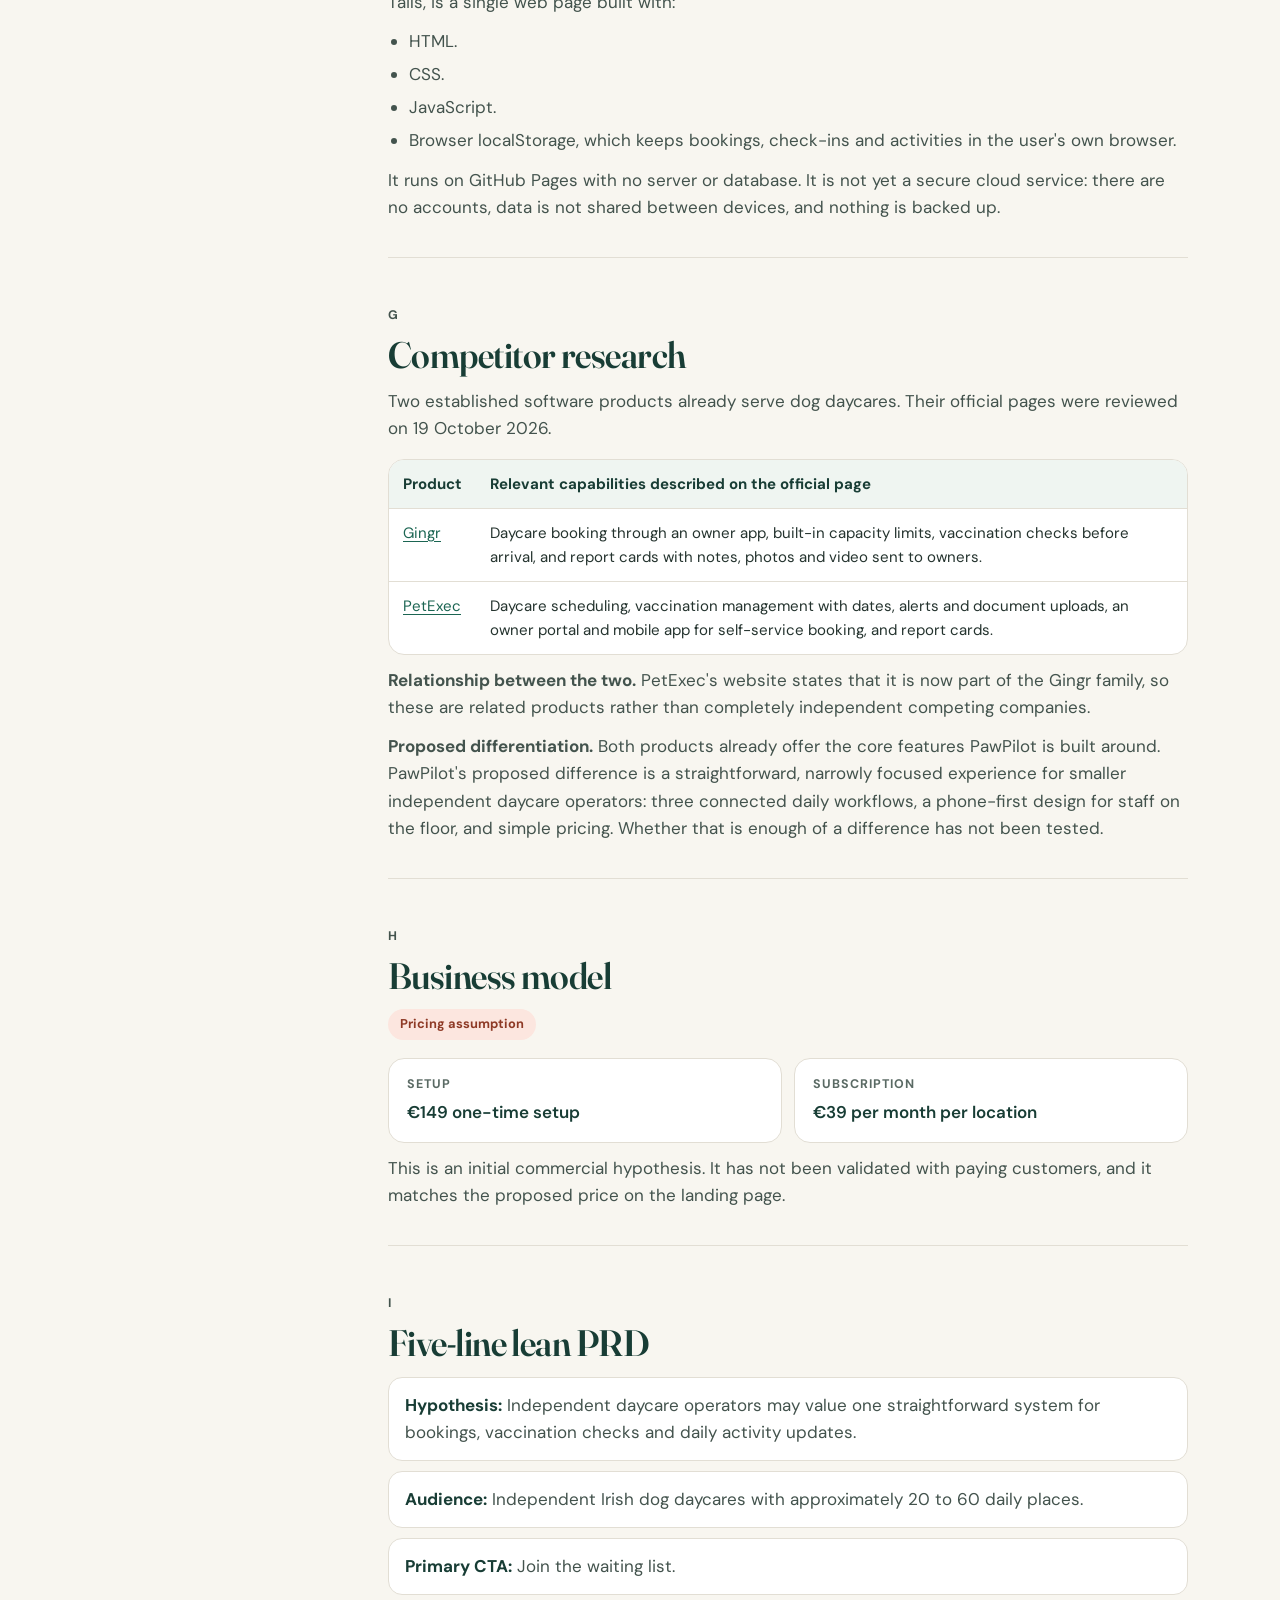
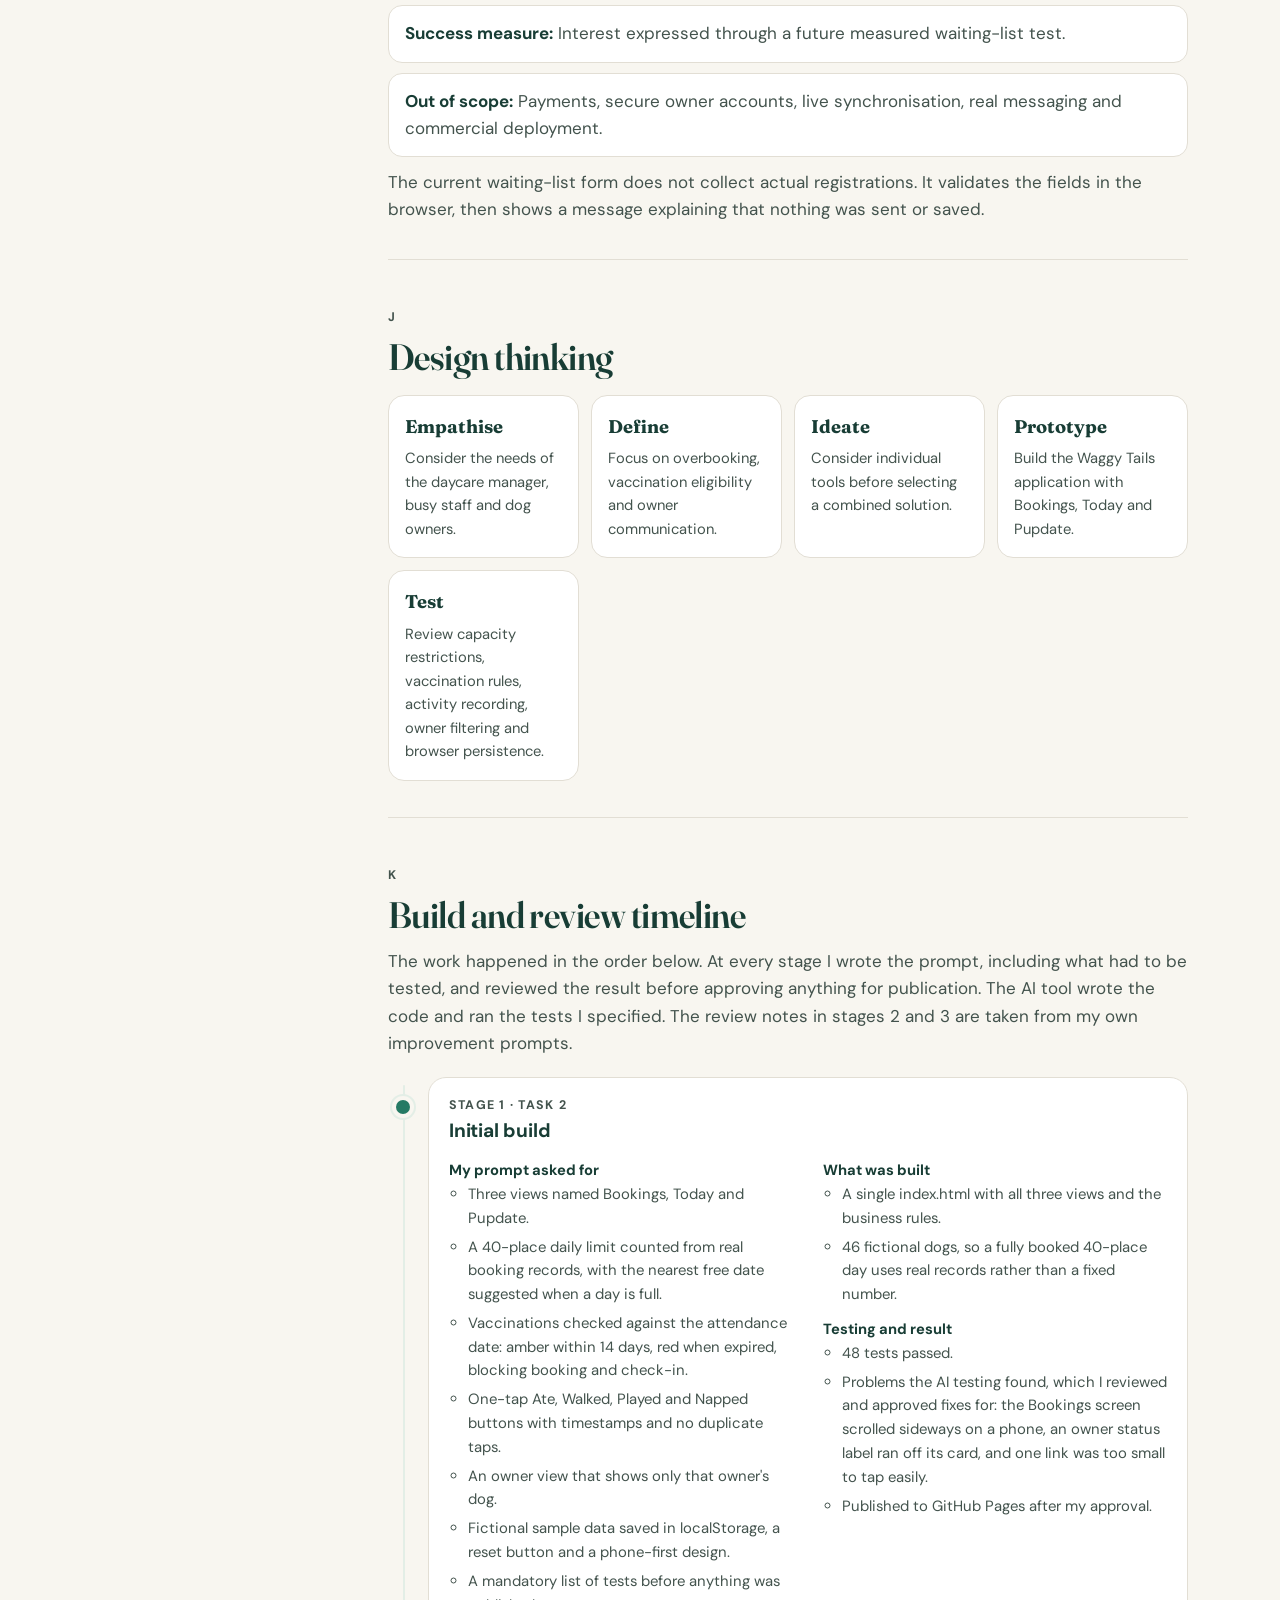
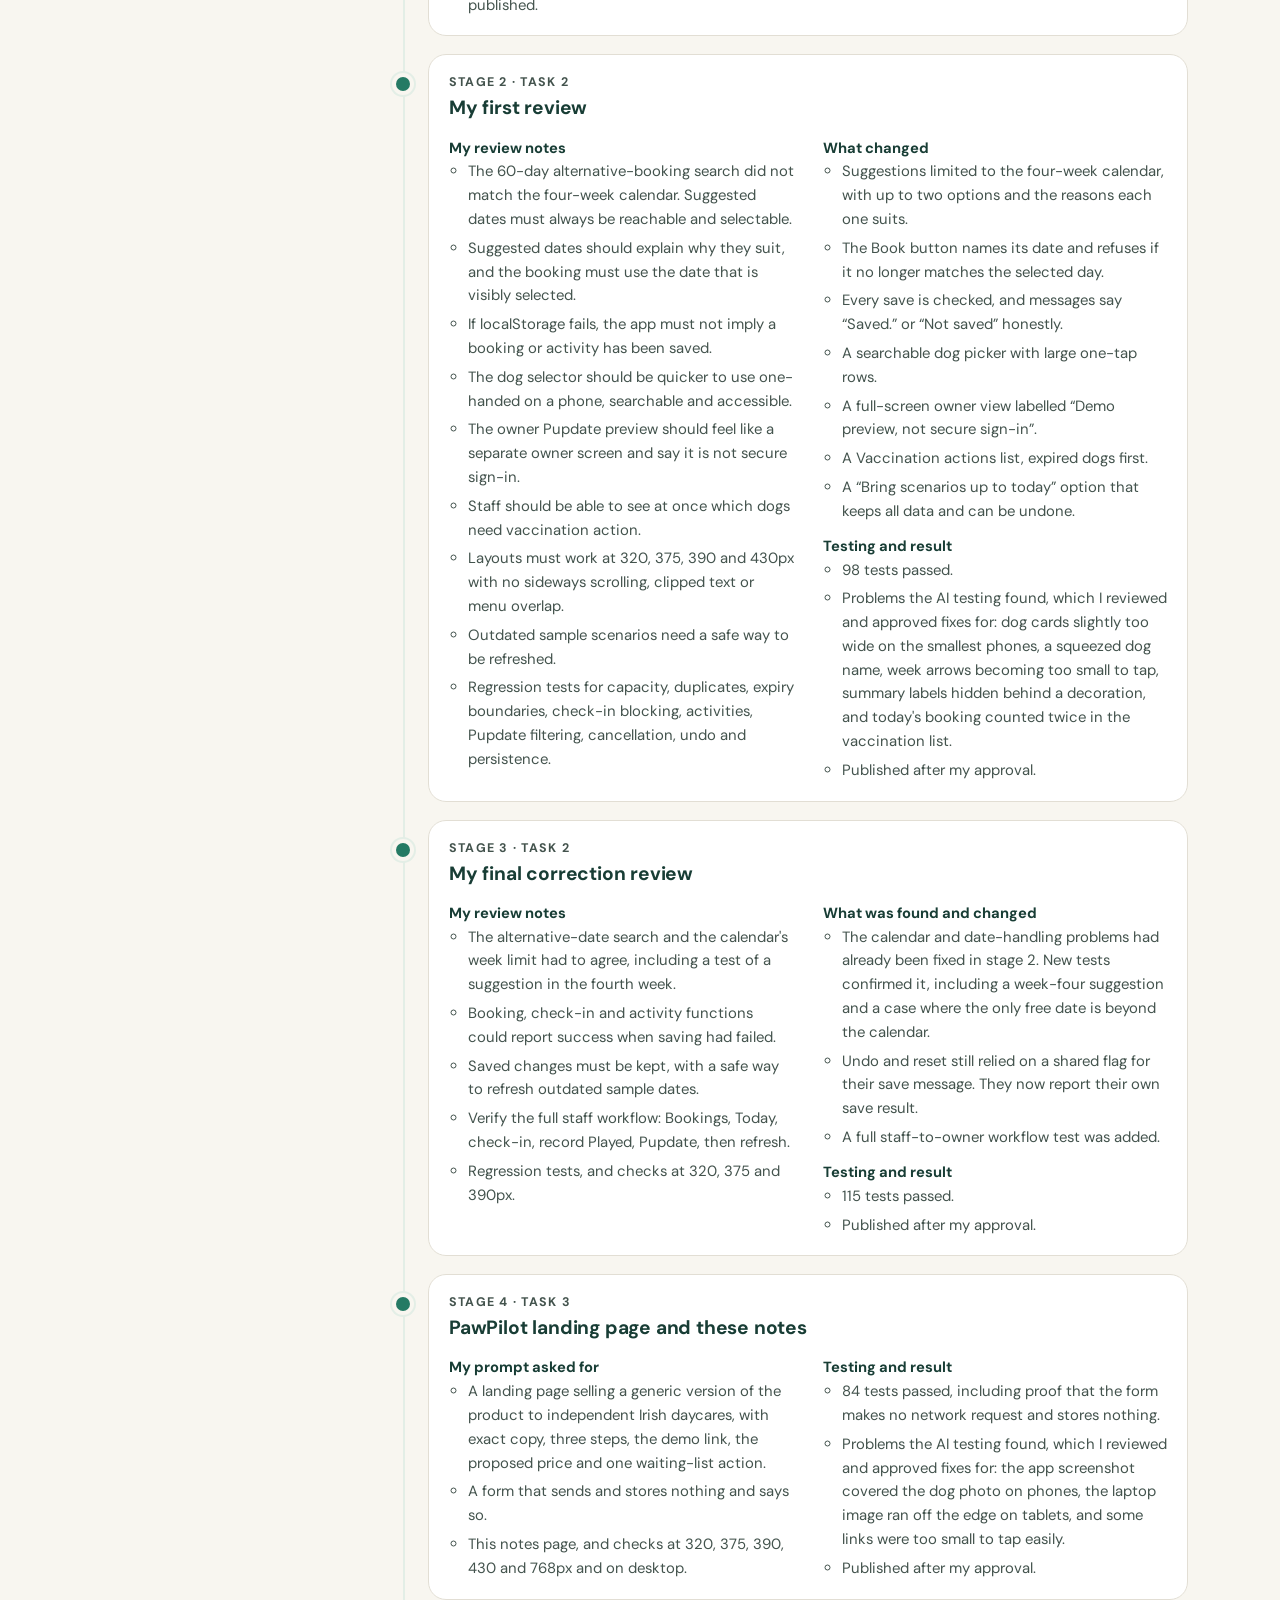
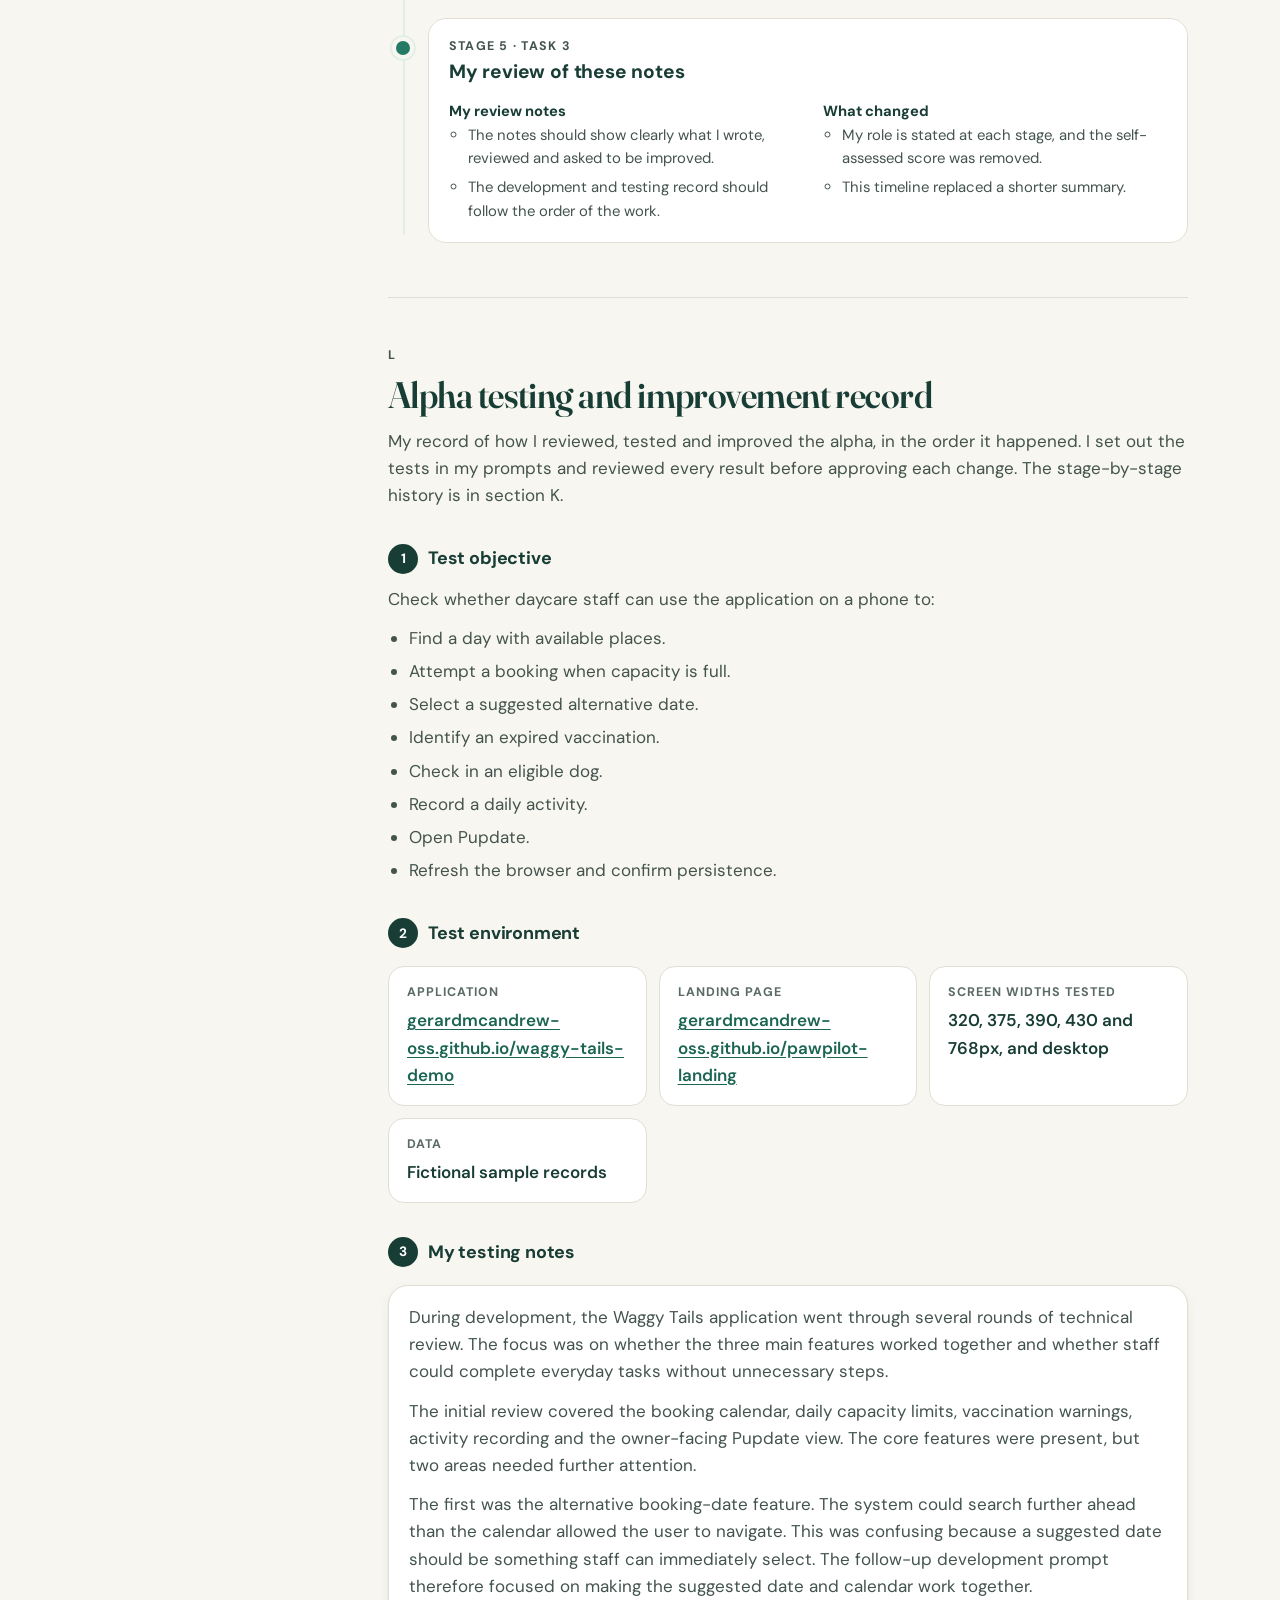
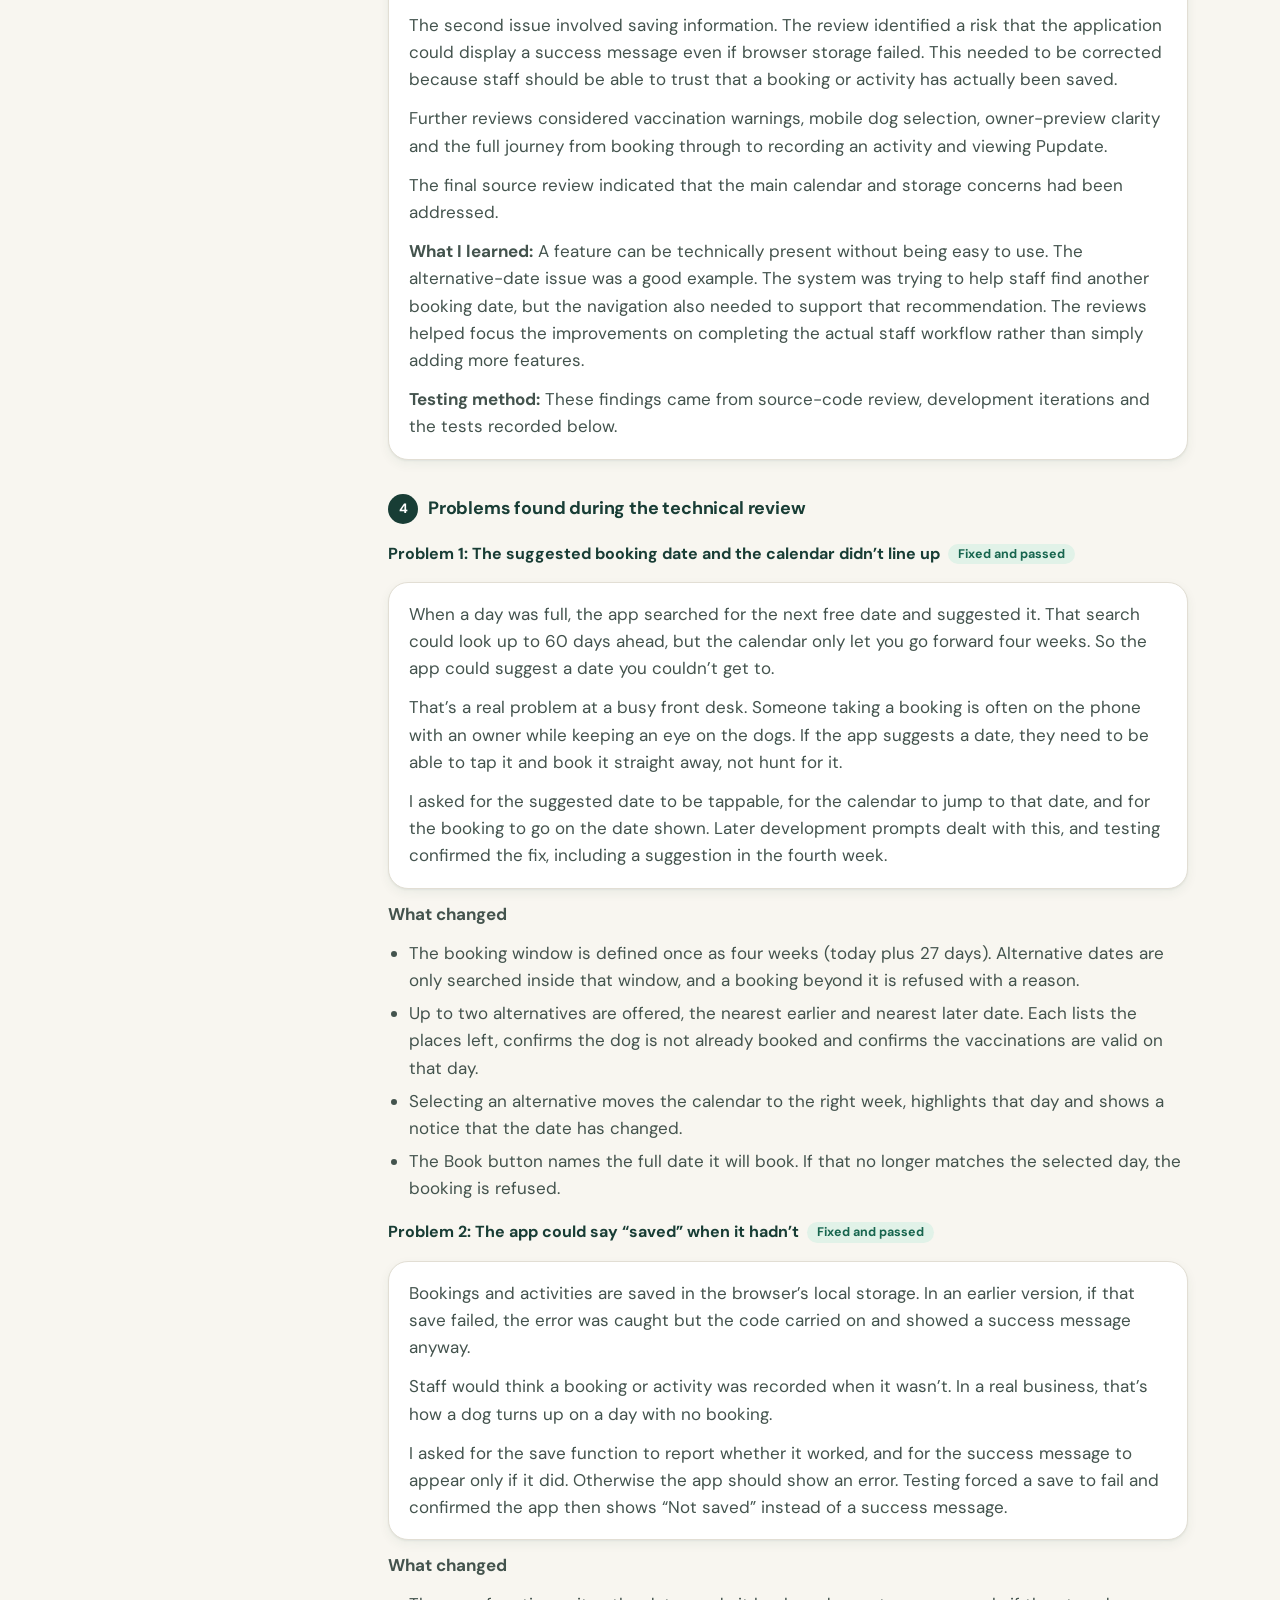
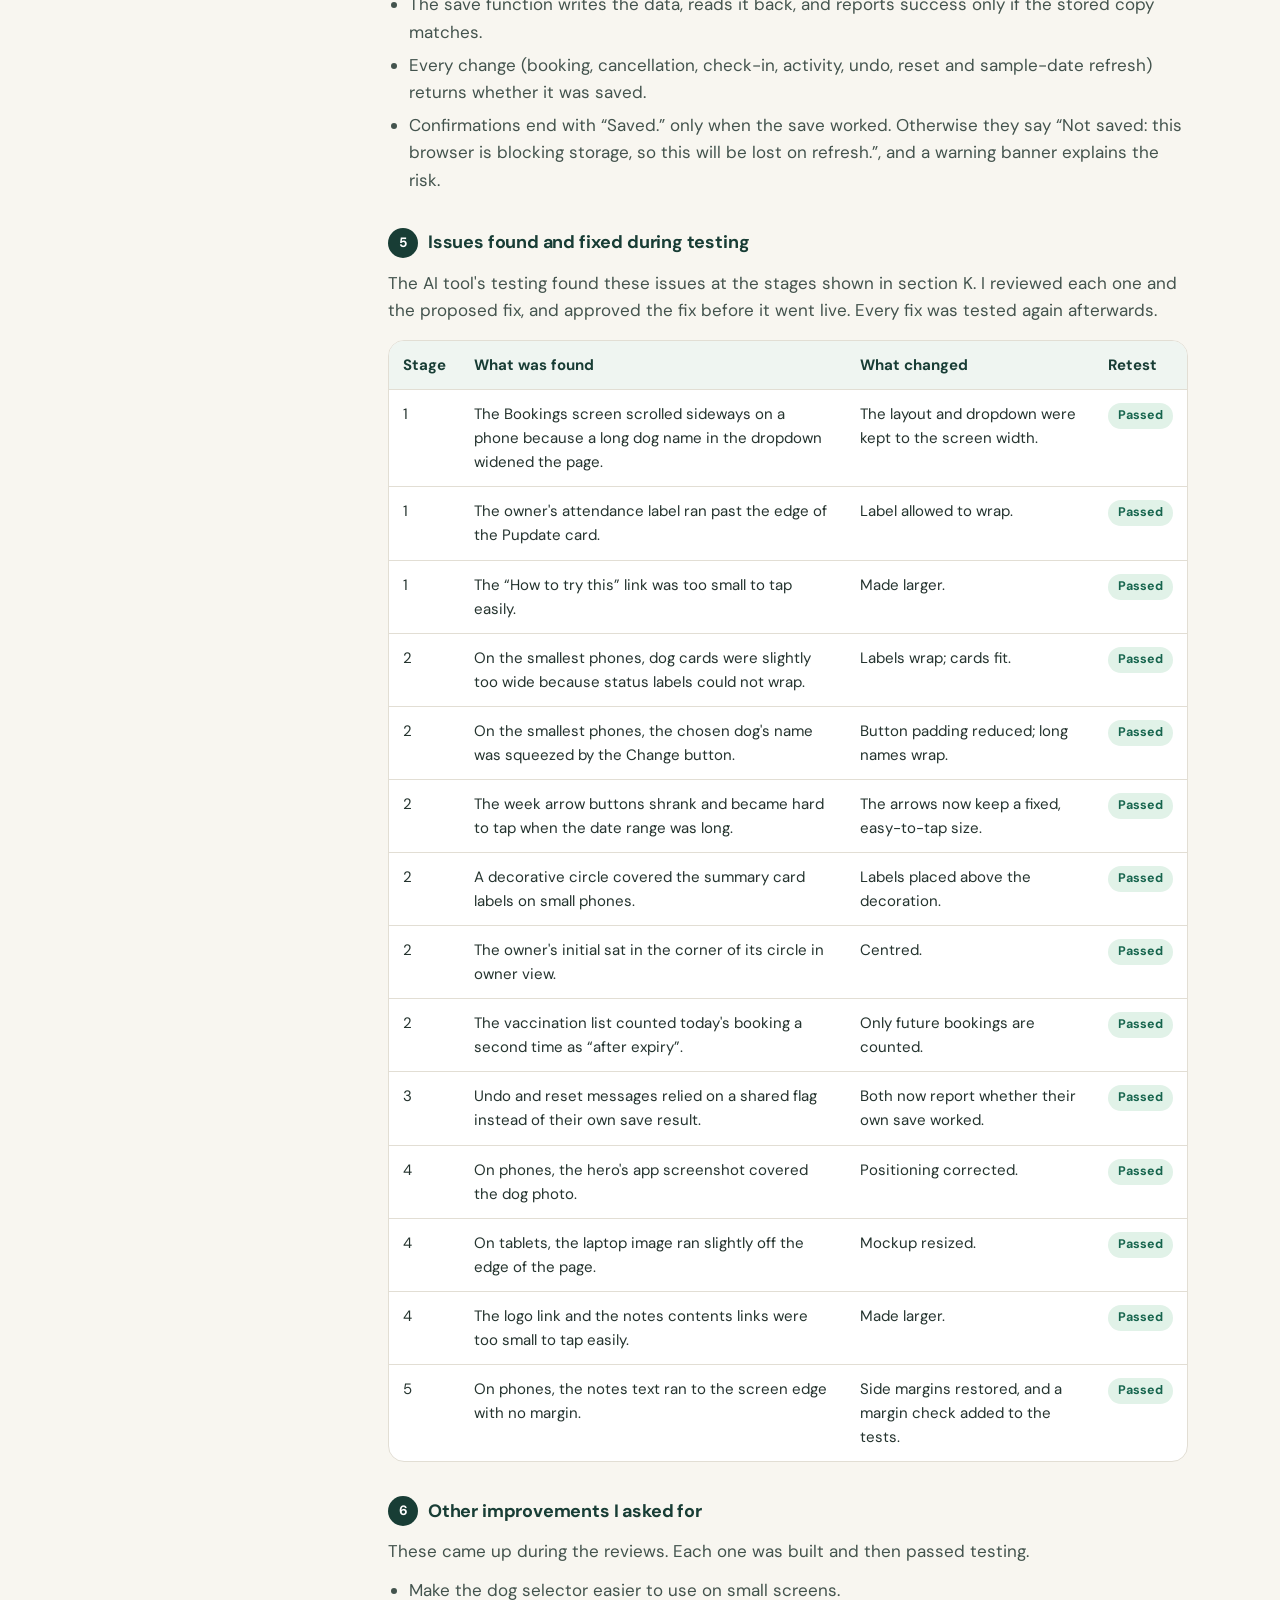
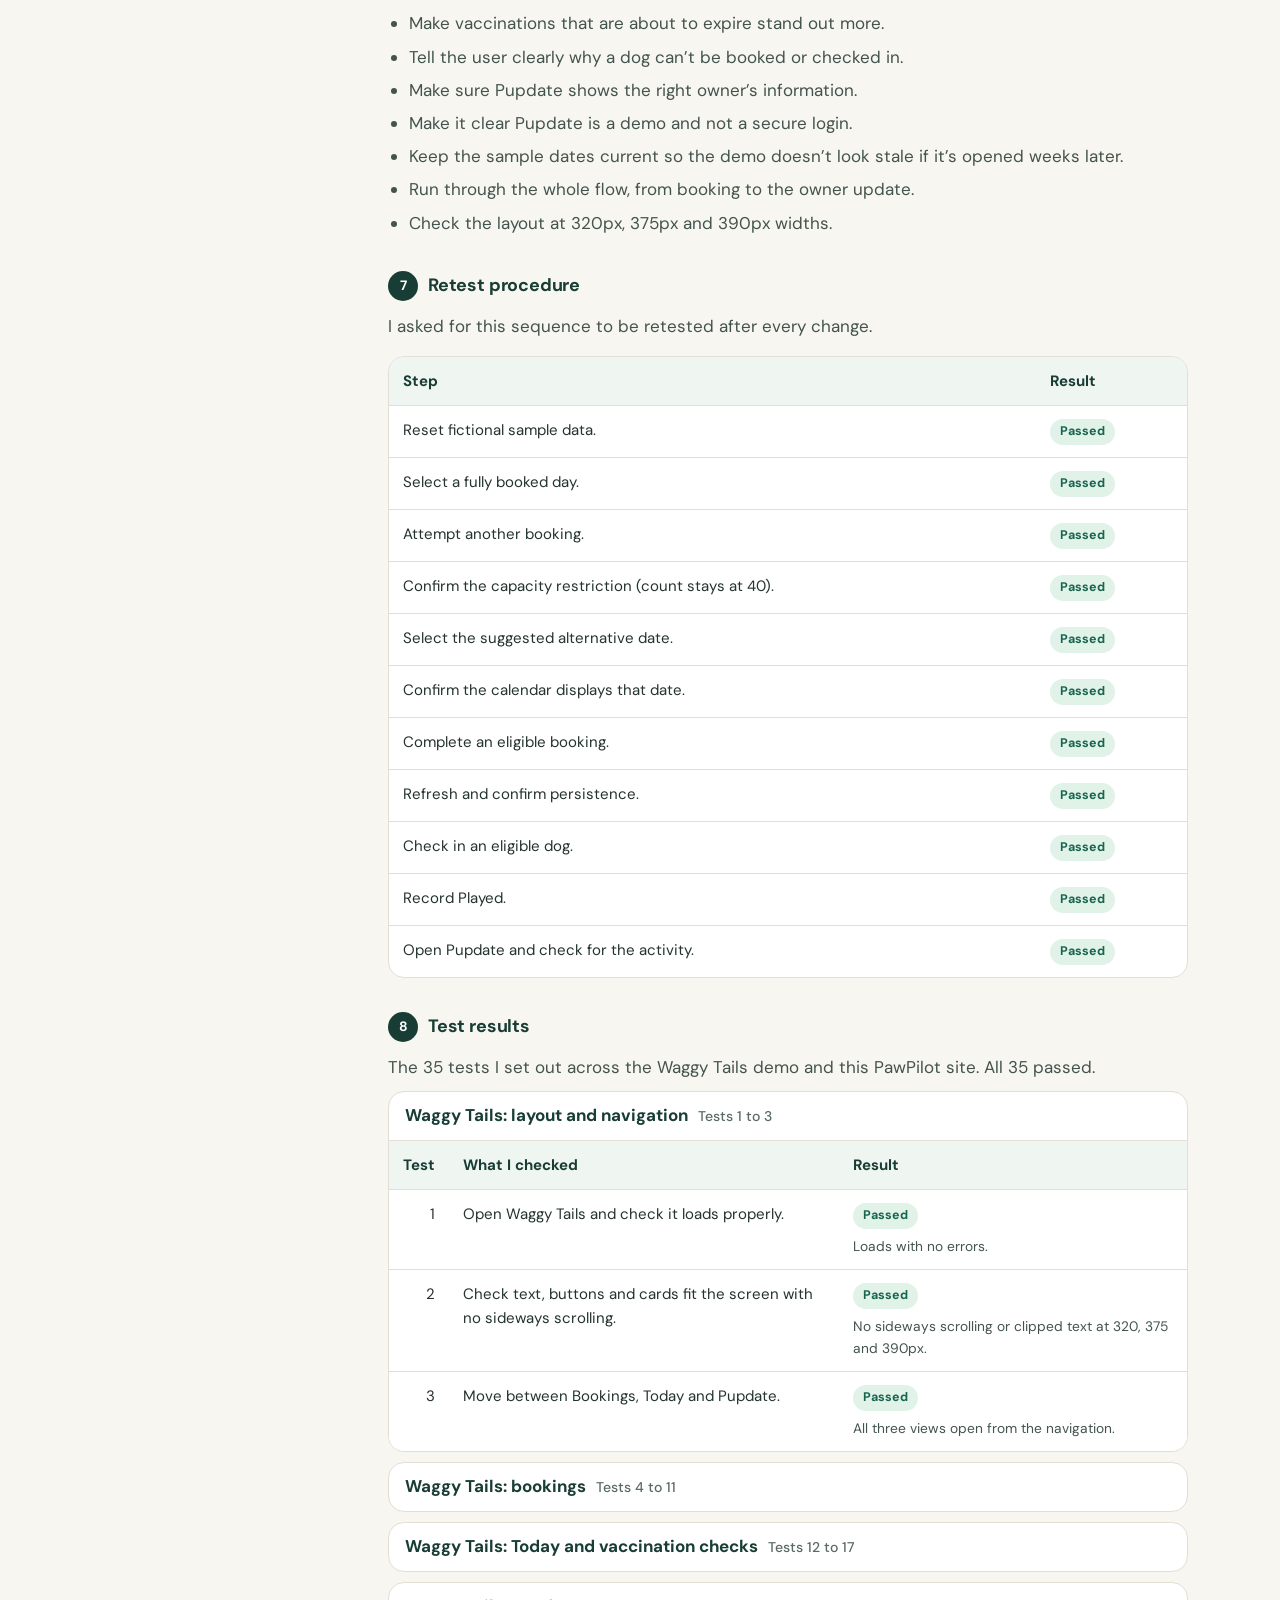
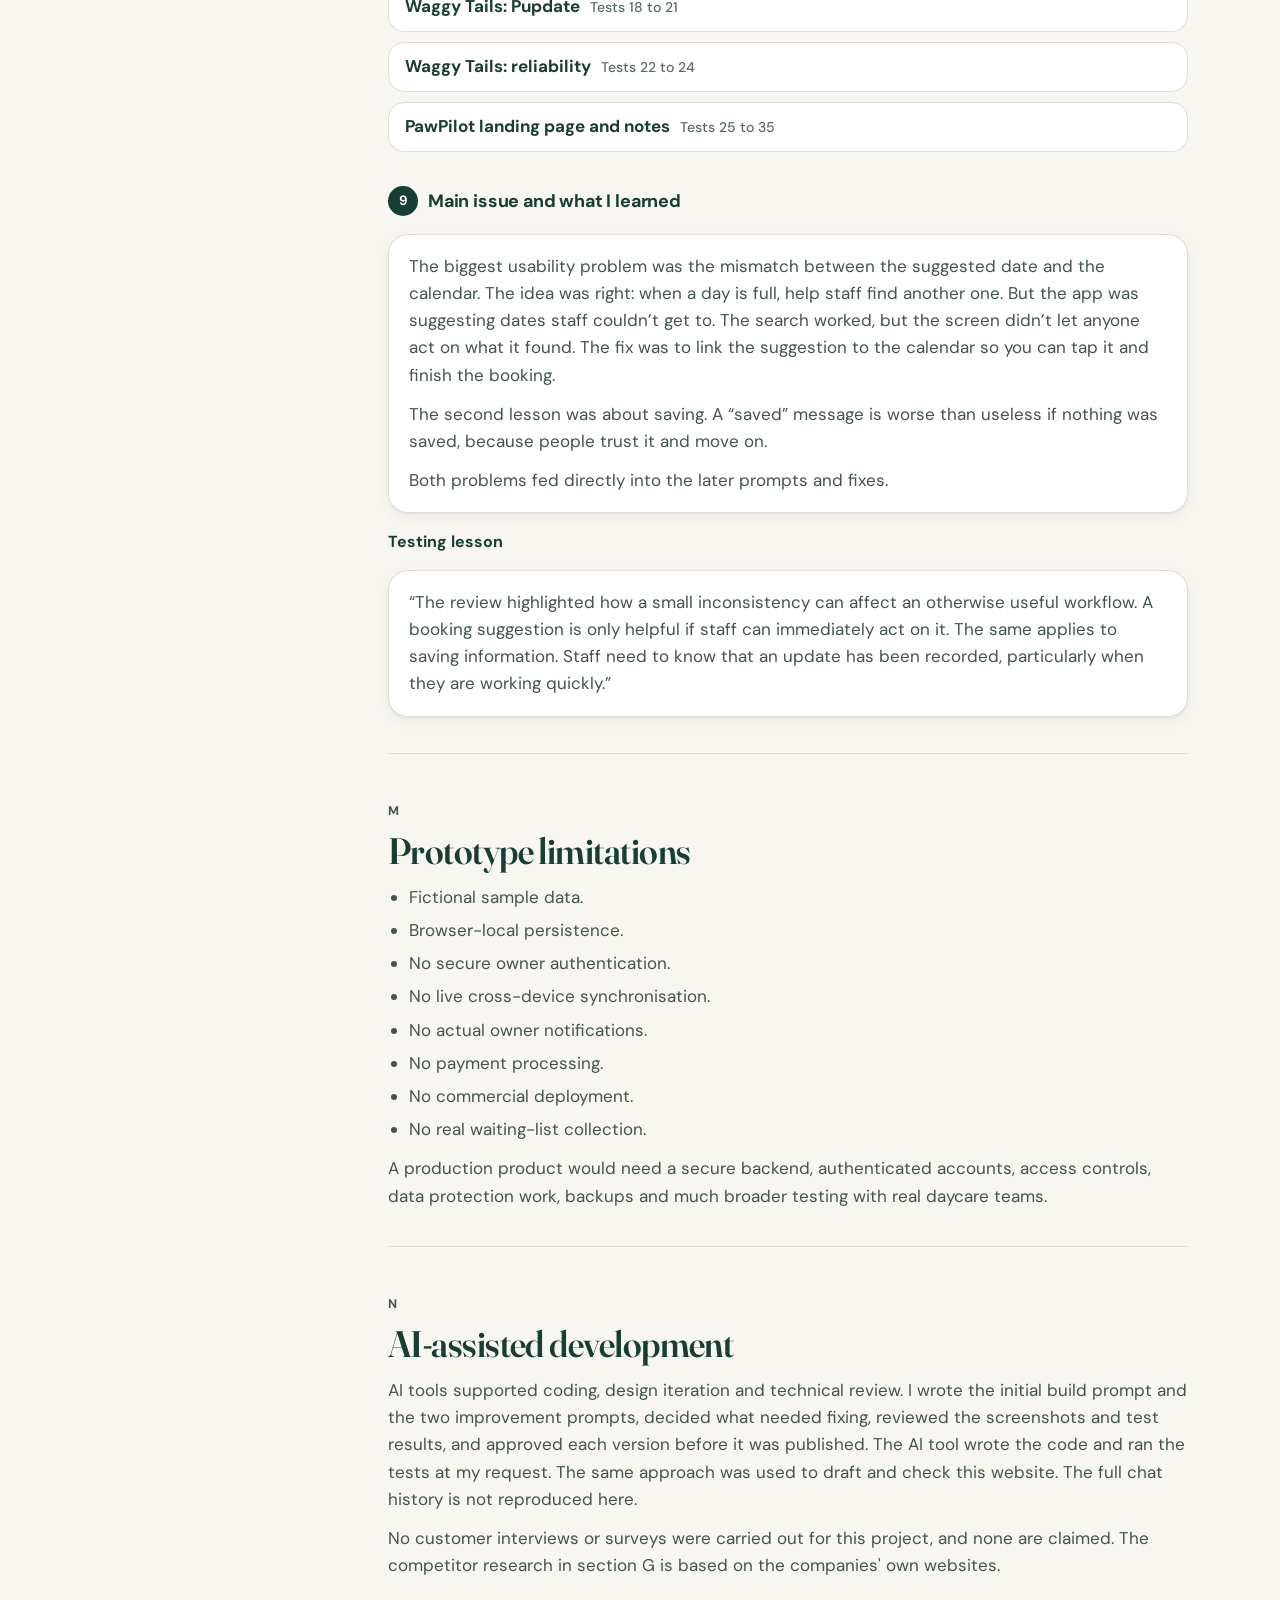
<file: notes.html>
<!doctype html>
<html lang="en-IE">
<head>
<meta charset="utf-8">
<meta name="viewport" content="width=device-width, initial-scale=1, viewport-fit=cover">
<title>Behind the build | PawPilot</title>
<meta name="description" content="How the PawPilot concept developed from the Waggy Tails case: hunch, ideas, research, lean PRD, development iterations, testing and limitations.">
<meta name="theme-color" content="#183D35">
<link rel="icon" href="data:image/svg+xml,%3Csvg xmlns='http://www.w3.org/2000/svg' viewBox='0 0 40 40'%3E%3Crect width='40' height='40' rx='12' fill='%23183D35'/%3E%3Cg fill='%23F8F6F0'%3E%3Cellipse cx='13' cy='17.5' rx='2.6' ry='3.3'/%3E%3Cellipse cx='17.6' cy='12.6' rx='2.6' ry='3.3'/%3E%3Cellipse cx='22.8' cy='12.6' rx='2.6' ry='3.3'/%3E%3Cellipse cx='27.4' cy='17.5' rx='2.6' ry='3.3'/%3E%3Cpath d='M20.2 18.6c-4 0-7.6 5.2-7.6 8.2 0 2.2 1.7 3.3 3.7 3.3 1.6 0 2.6-.8 3.9-.8s2.3.8 3.9.8c2 0 3.7-1.1 3.7-3.3 0-3-3.6-8.2-7.6-8.2z'/%3E%3C/g%3E%3Cpath d='M30.5 5.5l3.2 7.4-7.4-3.2z' fill='%23F28C78'/%3E%3C/svg%3E">
<link rel="preconnect" href="https://fonts.googleapis.com">
<link rel="preconnect" href="https://fonts.gstatic.com" crossorigin>
<link href="https://fonts.googleapis.com/css2?family=DM+Sans:opsz,wght@9..40,400;9..40,500;9..40,600;9..40,700&family=Fraunces:ital,opsz,wght@0,9..144,600;0,9..144,700;1,9..144,500;1,9..144,600&display=swap" rel="stylesheet">
<link rel="stylesheet" href="assets/style.css">
</head>
<body>
<svg width="0" height="0" style="position:absolute" aria-hidden="true" focusable="false">
  <symbol id="logo" viewBox="0 0 40 40">
    <rect width="40" height="40" rx="12" fill="#183D35"/>
    <circle cx="20.2" cy="21" r="14" fill="none" stroke="#3E9C80" stroke-width="1.4" stroke-dasharray="1.6 3.2"/>
    <g fill="#F8F6F0"><ellipse cx="13" cy="17.5" rx="2.6" ry="3.3"/><ellipse cx="17.6" cy="12.6" rx="2.6" ry="3.3"/><ellipse cx="22.8" cy="12.6" rx="2.6" ry="3.3"/><ellipse cx="27.4" cy="17.5" rx="2.6" ry="3.3"/><path d="M20.2 18.6c-4 0-7.6 5.2-7.6 8.2 0 2.2 1.7 3.3 3.7 3.3 1.6 0 2.6-.8 3.9-.8s2.3.8 3.9.8c2 0 3.7-1.1 3.7-3.3 0-3-3.6-8.2-7.6-8.2z"/></g>
    <path d="M30.5 5.5l3.2 7.4-7.4-3.2z" fill="#F28C78"/>
  </symbol>
  <symbol id="i-external" viewBox="0 0 24 24"><g fill="none" stroke="currentColor" stroke-width="2" stroke-linecap="round" stroke-linejoin="round"><path d="M14 4h6v6M20 4l-9 9"/><path d="M18 14v4a2 2 0 0 1-2 2H6a2 2 0 0 1-2-2V8a2 2 0 0 1 2-2h4"/></g></symbol>
  <symbol id="i-back" viewBox="0 0 24 24"><path d="M19 12H5M11 6l-6 6 6 6" fill="none" stroke="currentColor" stroke-width="2" stroke-linecap="round" stroke-linejoin="round"/></symbol>
</svg>

<a class="skip" href="#main">Skip to content</a>

<header class="site-header">
  <div class="wrap bar" style="flex-wrap:wrap;gap:8px 16px">
    <a class="brand" href="index.html" aria-label="PawPilot home page">
      <svg aria-hidden="true"><use href="#logo"/></svg>
      <span class="wordmark">Paw<span>Pilot</span></span>
    </a>
    <nav aria-label="Page" style="margin-left:auto;display:flex;gap:6px;align-items:center">
      <a class="notes-top-link" href="index.html"><svg class="i" aria-hidden="true"><use href="#i-back"/></svg>Landing page</a>
      <a class="btn btn-secondary btn-sm" href="https://gerardmcandrew-oss.github.io/waggy-tails-demo/" target="_blank" rel="noopener">Try the demo<span class="sr-only"> (opens in a new tab)</span></a>
    </nav>
  </div>
</header>

<main id="main">
  <section class="notes-hero" aria-labelledby="notes-title">
    <div class="wrap">
      <p class="eyebrow">Development notes</p>
      <h1 id="notes-title">Behind the build</h1>
      <p class="lead">How the PawPilot concept developed from the Waggy Tails case.</p>
    </div>
  </section>

  <div class="wrap notes-layout">
    <nav class="toc" aria-labelledby="toc-title">
      <h2 id="toc-title">On this page</h2>
      <ol>
        <li><a href="#case">Assigned case</a></li>
        <li><a href="#hunch">Hunch (before AI)</a></li>
        <li><a href="#ideas">Ideas explored</a></li>
        <li><a href="#solution">Selected solution</a></li>
        <li><a href="#customer">Target customer</a></li>
        <li><a href="#technology">Technology type</a></li>
        <li><a href="#competitors">Competitor research</a></li>
        <li><a href="#business-model">Business model</a></li>
        <li><a href="#prd">Five-line lean PRD</a></li>
        <li><a href="#design-thinking">Design thinking</a></li>
        <li><a href="#iterations">Build and review timeline</a></li>
        <li><a href="#testing">Testing record</a></li>
        <li><a href="#limitations">Limitations</a></li>
        <li><a href="#ai">AI-assisted development</a></li>
      </ol>
    </nav>

    <div class="notes-main">

      <!-- A -->
      <section class="n-section" id="case" aria-labelledby="case-title">
        <p class="n-kicker">A</p>
        <h2 id="case-title">Assigned case</h2>
        <p><strong>Case H: Waggy Tails Dog Daycare, Lucan, Dublin.</strong> Waggy Tails is the fictional business supplied by the assignment. It is run by its owner, Aisling Nolan.</p>
        <div class="facts" role="list">
          <div class="fact" role="listitem"><b>Capacity</b><span>40 dog places per day</span></div>
          <div class="fact" role="listitem"><b>Team</b><span>Six staff</span></div>
          <div class="fact" role="listitem"><b>Bookings</b><span>Arrive by WhatsApp, Instagram and text</span></div>
          <div class="fact" role="listitem"><b>Demand</b><span>Mondays and Fridays overbooked about twice a month; Wednesdays at roughly half capacity</span></div>
          <div class="fact" role="listitem"><b>Vaccinations</b><span>Paper records; a dog with an expired kennel cough vaccination was recently admitted</span></div>
          <div class="fact" role="listitem"><b>Owner messages</b><span>About 50 a day asking how dogs are doing</span></div>
        </div>
        <p>These figures describe the fictional case business only. They are not customer research, Irish industry statistics or PawPilot results.</p>
        <p><strong>Problem statement.</strong> Waggy Tails relies on disconnected processes for managing bookings, vaccination records and owner communication. This creates booking confusion, makes vaccination eligibility harder to track and interrupts staff throughout the day.</p>
        <p><strong>Design challenge.</strong> How might we give smaller dog daycare operators one simple digital system for managing bookings, checking vaccination eligibility and keeping owners updated without creating additional administration?</p>
      </section>

      <!-- B -->
      <section class="n-section" id="hunch" aria-labelledby="hunch-title">
        <p class="n-kicker">B</p>
        <h2 id="hunch-title">Hunch (before AI)</h2>
        <div class="hunch">
          <h3>Hunch (before AI)</h3>
          <blockquote><p style="margin:0;color:#fff">I think smaller dog daycare businesses could benefit from a simple digital system that keeps track of bookings, vaccination dates and daily dog updates, rather than having staff manage everything through messages and paperwork.</p></blockquote>
        </div>
        <p>This is the hunch I started from, before using any AI tools. Everything after it was built to test it.</p>
      </section>

      <!-- C -->
      <section class="n-section" id="ideas" aria-labelledby="ideas-title">
        <p class="n-kicker">C</p>
        <h2 id="ideas-title">Ideas explored</h2>
        <p>Starting from my hunch, I used AI-assisted brainstorming to consider these product directions:</p>
        <ul>
          <li>Booking and capacity management.</li>
          <li>Vaccination reminders and eligibility.</li>
          <li>Daily dog activity updates.</li>
          <li>Reducing repeated owner enquiries.</li>
          <li>Improving visibility of quieter booking days.</li>
          <li>Combining the connected operational workflows.</li>
        </ul>
        <p>These were directions explored during brainstorming, not six separate hunches written before AI was used.</p>
        <p><strong>Why the combined product was selected.</strong> The problems are connected. A booking-only system would not solve vaccination eligibility or owner enquiries. A vaccination-only system would leave booking administration unchanged. An owner-update-only system would not prevent overbooking. Each one depends on knowing which dogs are booked for which day, so it made sense to build them around the same records.</p>
      </section>

      <!-- D -->
      <section class="n-section" id="solution" aria-labelledby="solution-title">
        <p class="n-kicker">D</p>
        <h2 id="solution-title">Selected solution and reasoning</h2>
        <p>PawPilot combines bookings, vaccination checks and owner updates. These are connected parts of the same daily operation: a booking decides who attends, a vaccination record decides whether they can attend, and the day's activities become the owner's update.</p>
        <p>A narrowly focused product for smaller daycare operators was chosen rather than a general-purpose business management system. Smaller teams need the few jobs they repeat every day to be quick and dependable, more than they need a long list of modules.</p>
        <p>This is a working product hypothesis. The prototype shows the idea can work in a browser. It does not show that daycare owners would pay for it.</p>
      </section>

      <!-- E -->
      <section class="n-section" id="customer" aria-labelledby="customer-title">
        <p class="n-kicker">E</p>
        <h2 id="customer-title">Target customer</h2>
        <div class="facts" role="list">
          <div class="fact" role="listitem"><b>Buyer</b><span>Independent daycare owner or manager</span></div>
          <div class="fact" role="listitem"><b>Daily user</b><span>Daycare staff</span></div>
          <div class="fact" role="listitem"><b>Secondary user</b><span>Dog owner</span></div>
          <div class="fact" role="listitem"><b>Target niche</b><span>Independent Irish dog daycare centres with approximately 20 to 60 places</span></div>
        </div>
      </section>

      <!-- F -->
      <section class="n-section" id="technology" aria-labelledby="technology-title">
        <p class="n-kicker">F</p>
        <h2 id="technology-title">Technology type</h2>
        <p>PawPilot is proposed dog daycare operations software. The current alpha, demonstrated as Waggy Tails, is a single web page built with:</p>
        <ul>
          <li>HTML.</li>
          <li>CSS.</li>
          <li>JavaScript.</li>
          <li>Browser localStorage, which keeps bookings, check-ins and activities in the user's own browser.</li>
        </ul>
        <p>It runs on GitHub Pages with no server or database. It is not yet a secure cloud service: there are no accounts, data is not shared between devices, and nothing is backed up.</p>
      </section>

      <!-- G -->
      <section class="n-section" id="competitors" aria-labelledby="competitors-title">
        <p class="n-kicker">G</p>
        <h2 id="competitors-title">Competitor research</h2>
        <p>Two established software products already serve dog daycares. Their official pages were reviewed on 19 October 2026.</p>
        <div class="table-wrap">
          <table>
            <caption class="sr-only">Competitor comparison</caption>
            <thead><tr><th scope="col">Product</th><th scope="col">Relevant capabilities described on the official page</th></tr></thead>
            <tbody>
              <tr><td><a href="https://www.gingrapp.com/dog-daycare-software" target="_blank" rel="noopener">Gingr<span class="sr-only"> (opens in a new tab)</span></a></td><td>Daycare booking through an owner app, built-in capacity limits, vaccination checks before arrival, and report cards with notes, photos and video sent to owners.</td></tr>
              <tr><td><a href="https://www.petexec.net/service/daycares" target="_blank" rel="noopener">PetExec<span class="sr-only"> (opens in a new tab)</span></a></td><td>Daycare scheduling, vaccination management with dates, alerts and document uploads, an owner portal and mobile app for self-service booking, and report cards.</td></tr>
            </tbody>
          </table>
        </div>
        <p><strong>Relationship between the two.</strong> PetExec's website states that it is now part of the Gingr family, so these are related products rather than completely independent competing companies.</p>
        <p><strong>Proposed differentiation.</strong> Both products already offer the core features PawPilot is built around. PawPilot's proposed difference is a straightforward, narrowly focused experience for smaller independent daycare operators: three connected daily workflows, a phone-first design for staff on the floor, and simple pricing. Whether that is enough of a difference has not been tested.</p>
      </section>

      <!-- H -->
      <section class="n-section" id="business-model" aria-labelledby="bm-title">
        <p class="n-kicker">H</p>
        <h2 id="bm-title">Business model</h2>
        <span class="tag tag-coral" style="margin-top:12px">Pricing assumption</span>
        <div class="facts" role="list">
          <div class="fact" role="listitem"><b>Setup</b><span>€149 one-time setup</span></div>
          <div class="fact" role="listitem"><b>Subscription</b><span>€39 per month per location</span></div>
        </div>
        <p>This is an initial commercial hypothesis. It has not been validated with paying customers, and it matches the proposed price on the landing page.</p>
      </section>

      <!-- I -->
      <section class="n-section" id="prd" aria-labelledby="prd-title">
        <p class="n-kicker">I</p>
        <h2 id="prd-title">Five-line lean PRD</h2>
        <ol class="prd">
          <li><b>Hypothesis:</b> Independent daycare operators may value one straightforward system for bookings, vaccination checks and daily activity updates.</li>
          <li><b>Audience:</b> Independent Irish dog daycares with approximately 20 to 60 daily places.</li>
          <li><b>Primary CTA:</b> Join the waiting list.</li>
          <li><b>Success measure:</b> Interest expressed through a future measured waiting-list test.</li>
          <li><b>Out of scope:</b> Payments, secure owner accounts, live synchronisation, real messaging and commercial deployment.</li>
        </ol>
        <p>The current waiting-list form does not collect actual registrations. It validates the fields in the browser, then shows a message explaining that nothing was sent or saved.</p>
      </section>

      <!-- J -->
      <section class="n-section" id="design-thinking" aria-labelledby="dt-title">
        <p class="n-kicker">J</p>
        <h2 id="dt-title">Design thinking</h2>
        <div class="stages">
          <div class="stage"><b>Empathise</b><span>Consider the needs of the daycare manager, busy staff and dog owners.</span></div>
          <div class="stage"><b>Define</b><span>Focus on overbooking, vaccination eligibility and owner communication.</span></div>
          <div class="stage"><b>Ideate</b><span>Consider individual tools before selecting a combined solution.</span></div>
          <div class="stage"><b>Prototype</b><span>Build the Waggy Tails application with Bookings, Today and Pupdate.</span></div>
          <div class="stage"><b>Test</b><span>Review capacity restrictions, vaccination rules, activity recording, owner filtering and browser persistence.</span></div>
        </div>
      </section>

      <!-- K -->
      <section class="n-section" id="iterations" aria-labelledby="iter-title">
        <p class="n-kicker">K</p>
        <h2 id="iter-title">Build and review timeline</h2>
        <p>The work happened in the order below. At every stage I wrote the prompt, including what had to be tested, and reviewed the result before approving anything for publication. The AI tool wrote the code and ran the tests I specified. The review notes in stages 2 and 3 are taken from my own improvement prompts.</p>
        <ol class="tl-stages">
          <li class="tl-stage">
            <p class="tl-step">Stage 1 · Task 2</p>
            <h3>Initial build</h3>
            <div class="tl-grid">
              <div><h4>My prompt asked for</h4><ul>
                <li>Three views named Bookings, Today and Pupdate.</li>
                <li>A 40-place daily limit counted from real booking records, with the nearest free date suggested when a day is full.</li>
                <li>Vaccinations checked against the attendance date: amber within 14 days, red when expired, blocking booking and check-in.</li>
                <li>One-tap Ate, Walked, Played and Napped buttons with timestamps and no duplicate taps.</li>
                <li>An owner view that shows only that owner's dog.</li>
                <li>Fictional sample data saved in localStorage, a reset button and a phone-first design.</li>
                <li>A mandatory list of tests before anything was published.</li>
              </ul></div>
              <div><h4>What was built</h4><ul>
                <li>A single index.html with all three views and the business rules.</li>
                <li>46 fictional dogs, so a fully booked 40-place day uses real records rather than a fixed number.</li>
              </ul>
              <h4>Testing and result</h4><ul>
                <li>48 tests passed.</li>
                <li>Problems the AI testing found, which I reviewed and approved fixes for: the Bookings screen scrolled sideways on a phone, an owner status label ran off its card, and one link was too small to tap easily.</li>
                <li>Published to GitHub Pages after my approval.</li>
              </ul></div>
            </div>
          </li>
          <li class="tl-stage">
            <p class="tl-step">Stage 2 · Task 2</p>
            <h3>My first review</h3>
            <div class="tl-grid">
              <div><h4>My review notes</h4><ul>
                <li>The 60-day alternative-booking search did not match the four-week calendar. Suggested dates must always be reachable and selectable.</li>
                <li>Suggested dates should explain why they suit, and the booking must use the date that is visibly selected.</li>
                <li>If localStorage fails, the app must not imply a booking or activity has been saved.</li>
                <li>The dog selector should be quicker to use one-handed on a phone, searchable and accessible.</li>
                <li>The owner Pupdate preview should feel like a separate owner screen and say it is not secure sign-in.</li>
                <li>Staff should be able to see at once which dogs need vaccination action.</li>
                <li>Layouts must work at 320, 375, 390 and 430px with no sideways scrolling, clipped text or menu overlap.</li>
                <li>Outdated sample scenarios need a safe way to be refreshed.</li>
                <li>Regression tests for capacity, duplicates, expiry boundaries, check-in blocking, activities, Pupdate filtering, cancellation, undo and persistence.</li>
              </ul></div>
              <div><h4>What changed</h4><ul>
                <li>Suggestions limited to the four-week calendar, with up to two options and the reasons each one suits.</li>
                <li>The Book button names its date and refuses if it no longer matches the selected day.</li>
                <li>Every save is checked, and messages say “Saved.” or “Not saved” honestly.</li>
                <li>A searchable dog picker with large one-tap rows.</li>
                <li>A full-screen owner view labelled “Demo preview, not secure sign-in”.</li>
                <li>A Vaccination actions list, expired dogs first.</li>
                <li>A “Bring scenarios up to today” option that keeps all data and can be undone.</li>
              </ul>
              <h4>Testing and result</h4><ul>
                <li>98 tests passed.</li>
                <li>Problems the AI testing found, which I reviewed and approved fixes for: dog cards slightly too wide on the smallest phones, a squeezed dog name, week arrows becoming too small to tap, summary labels hidden behind a decoration, and today's booking counted twice in the vaccination list.</li>
                <li>Published after my approval.</li>
              </ul></div>
            </div>
          </li>
          <li class="tl-stage">
            <p class="tl-step">Stage 3 · Task 2</p>
            <h3>My final correction review</h3>
            <div class="tl-grid">
              <div><h4>My review notes</h4><ul>
                <li>The alternative-date search and the calendar's week limit had to agree, including a test of a suggestion in the fourth week.</li>
                <li>Booking, check-in and activity functions could report success when saving had failed.</li>
                <li>Saved changes must be kept, with a safe way to refresh outdated sample dates.</li>
                <li>Verify the full staff workflow: Bookings, Today, check-in, record Played, Pupdate, then refresh.</li>
                <li>Regression tests, and checks at 320, 375 and 390px.</li>
              </ul></div>
              <div><h4>What was found and changed</h4><ul>
                <li>The calendar and date-handling problems had already been fixed in stage 2. New tests confirmed it, including a week-four suggestion and a case where the only free date is beyond the calendar.</li>
                <li>Undo and reset still relied on a shared flag for their save message. They now report their own save result.</li>
                <li>A full staff-to-owner workflow test was added.</li>
              </ul>
              <h4>Testing and result</h4><ul>
                <li>115 tests passed.</li>
                <li>Published after my approval.</li>
              </ul></div>
            </div>
          </li>
          <li class="tl-stage">
            <p class="tl-step">Stage 4 · Task 3</p>
            <h3>PawPilot landing page and these notes</h3>
            <div class="tl-grid">
              <div><h4>My prompt asked for</h4><ul>
                <li>A landing page selling a generic version of the product to independent Irish daycares, with exact copy, three steps, the demo link, the proposed price and one waiting-list action.</li>
                <li>A form that sends and stores nothing and says so.</li>
                <li>This notes page, and checks at 320, 375, 390, 430 and 768px and on desktop.</li>
              </ul></div>
              <div><h4>Testing and result</h4><ul>
                <li>84 tests passed, including proof that the form makes no network request and stores nothing.</li>
                <li>Problems the AI testing found, which I reviewed and approved fixes for: the app screenshot covered the dog photo on phones, the laptop image ran off the edge on tablets, and some links were too small to tap easily.</li>
                <li>Published after my approval.</li>
              </ul></div>
            </div>
          </li>
          <li class="tl-stage">
            <p class="tl-step">Stage 5 · Task 3</p>
            <h3>My review of these notes</h3>
            <div class="tl-grid">
              <div><h4>My review notes</h4><ul>
                <li>The notes should show clearly what I wrote, reviewed and asked to be improved.</li>
                <li>The development and testing record should follow the order of the work.</li>
              </ul></div>
              <div><h4>What changed</h4><ul>
                <li>My role is stated at each stage, and the self-assessed score was removed.</li>
                <li>This timeline replaced a shorter summary.</li>
              </ul></div>
            </div>
          </li>
        </ol>
      </section>

      <!-- L -->
      <section class="n-section" id="testing" aria-labelledby="testing-title">
        <p class="n-kicker">L</p>
        <h2 id="testing-title">Alpha testing and improvement record</h2>
        <p>My record of how I reviewed, tested and improved the alpha, in the order it happened. I set out the tests in my prompts and reviewed every result before approving each change. The stage-by-stage history is in section K.</p>

        <h3 class="l-step"><span>1</span>Test objective</h3>


        <p>Check whether daycare staff can use the application on a phone to:</p>
        <ul>
          <li>Find a day with available places.</li>
          <li>Attempt a booking when capacity is full.</li>
          <li>Select a suggested alternative date.</li>
          <li>Identify an expired vaccination.</li>
          <li>Check in an eligible dog.</li>
          <li>Record a daily activity.</li>
          <li>Open Pupdate.</li>
          <li>Refresh the browser and confirm persistence.</li>
        </ul>


        
        <h3 class="l-step"><span>2</span>Test environment</h3>
        <div class="facts" role="list">
          <div class="fact" role="listitem"><b>Application</b><span><a href="https://gerardmcandrew-oss.github.io/waggy-tails-demo/" target="_blank" rel="noopener">gerardmcandrew-oss.github.io/waggy-tails-demo<span class="sr-only"> (opens in a new tab)</span></a></span></div>
          <div class="fact" role="listitem"><b>Landing page</b><span><a href="https://gerardmcandrew-oss.github.io/pawpilot-landing/">gerardmcandrew-oss.github.io/pawpilot-landing</a></span></div>
          <div class="fact" role="listitem"><b>Screen widths tested</b><span>320, 375, 390, 430 and 768px, and desktop</span></div>
          <div class="fact" role="listitem"><b>Data</b><span>Fictional sample records</span></div>
        </div>

        <h3 class="l-step"><span>3</span>My testing notes</h3>
        <div class="callout">
          <p>During development, the Waggy Tails application went through several rounds of technical review. The focus was on whether the three main features worked together and whether staff could complete everyday tasks without unnecessary steps.</p>
          <p>The initial review covered the booking calendar, daily capacity limits, vaccination warnings, activity recording and the owner-facing Pupdate view. The core features were present, but two areas needed further attention.</p>
          <p>The first was the alternative booking-date feature. The system could search further ahead than the calendar allowed the user to navigate. This was confusing because a suggested date should be something staff can immediately select. The follow-up development prompt therefore focused on making the suggested date and calendar work together.</p>
          <p>The second issue involved saving information. The review identified a risk that the application could display a success message even if browser storage failed. This needed to be corrected because staff should be able to trust that a booking or activity has actually been saved.</p>
          <p>Further reviews considered vaccination warnings, mobile dog selection, owner-preview clarity and the full journey from booking through to recording an activity and viewing Pupdate.</p>
          <p>The final source review indicated that the main calendar and storage concerns had been addressed.</p>
          <p><strong>What I learned:</strong> A feature can be technically present without being easy to use. The alternative-date issue was a good example. The system was trying to help staff find another booking date, but the navigation also needed to support that recommendation. The reviews helped focus the improvements on completing the actual staff workflow rather than simply adding more features.</p>
          <p><strong>Testing method:</strong> These findings came from source-code review, development iterations and the tests recorded below.</p>
        </div>

        <h3 class="l-step"><span>4</span>Problems found during the technical review</h3>
        <h4 class="sub-h">Problem 1: The suggested booking date and the calendar didn’t line up <span class="status status-pass">Fixed and passed</span></h4>
        <div class="callout">
          <p>When a day was full, the app searched for the next free date and suggested it. That search could look up to 60 days ahead, but the calendar only let you go forward four weeks. So the app could suggest a date you couldn’t get to.</p>
          <p>That’s a real problem at a busy front desk. Someone taking a booking is often on the phone with an owner while keeping an eye on the dogs. If the app suggests a date, they need to be able to tap it and book it straight away, not hunt for it.</p>
          <p>I asked for the suggested date to be tappable, for the calendar to jump to that date, and for the booking to go on the date shown. Later development prompts dealt with this, and testing confirmed the fix, including a suggestion in the fourth week.</p>
        </div>
        <p><strong>What changed</strong></p>
        <ul>
          <li>The booking window is defined once as four weeks (today plus 27 days). Alternative dates are only searched inside that window, and a booking beyond it is refused with a reason.</li>
          <li>Up to two alternatives are offered, the nearest earlier and nearest later date. Each lists the places left, confirms the dog is not already booked and confirms the vaccinations are valid on that day.</li>
          <li>Selecting an alternative moves the calendar to the right week, highlights that day and shows a notice that the date has changed.</li>
          <li>The Book button names the full date it will book. If that no longer matches the selected day, the booking is refused.</li>
        </ul>
        <h4 class="sub-h">Problem 2: The app could say “saved” when it hadn’t <span class="status status-pass">Fixed and passed</span></h4>
        <div class="callout">
          <p>Bookings and activities are saved in the browser’s local storage. In an earlier version, if that save failed, the error was caught but the code carried on and showed a success message anyway.</p>
          <p>Staff would think a booking or activity was recorded when it wasn’t. In a real business, that’s how a dog turns up on a day with no booking.</p>
          <p>I asked for the save function to report whether it worked, and for the success message to appear only if it did. Otherwise the app should show an error. Testing forced a save to fail and confirmed the app then shows “Not saved” instead of a success message.</p>
        </div>
        <p><strong>What changed</strong></p>
        <ul>
          <li>The save function writes the data, reads it back, and reports success only if the stored copy matches.</li>
          <li>Every change (booking, cancellation, check-in, activity, undo, reset and sample-date refresh) returns whether it was saved.</li>
          <li>Confirmations end with “Saved.” only when the save worked. Otherwise they say “Not saved: this browser is blocking storage, so this will be lost on refresh.”, and a warning banner explains the risk.</li>
        </ul>

        <h3 class="l-step"><span>5</span>Issues found and fixed during testing</h3>
        <p>The AI tool's testing found these issues at the stages shown in section K. I reviewed each one and the proposed fix, and approved the fix before it went live. Every fix was tested again afterwards.</p>
        <div class="table-wrap"><table>
          <caption class="sr-only">Issues found and fixed during testing</caption>
          <thead><tr><th scope="col">Stage</th><th scope="col">What was found</th><th scope="col">What changed</th><th scope="col">Retest</th></tr></thead>
          <tbody>
            <tr><td>1</td><td>The Bookings screen scrolled sideways on a phone because a long dog name in the dropdown widened the page.</td><td>The layout and dropdown were kept to the screen width.</td><td><span class="status status-pass">Passed</span></td></tr>
            <tr><td>1</td><td>The owner's attendance label ran past the edge of the Pupdate card.</td><td>Label allowed to wrap.</td><td><span class="status status-pass">Passed</span></td></tr>
            <tr><td>1</td><td>The “How to try this” link was too small to tap easily.</td><td>Made larger.</td><td><span class="status status-pass">Passed</span></td></tr>
            <tr><td>2</td><td>On the smallest phones, dog cards were slightly too wide because status labels could not wrap.</td><td>Labels wrap; cards fit.</td><td><span class="status status-pass">Passed</span></td></tr>
            <tr><td>2</td><td>On the smallest phones, the chosen dog's name was squeezed by the Change button.</td><td>Button padding reduced; long names wrap.</td><td><span class="status status-pass">Passed</span></td></tr>
            <tr><td>2</td><td>The week arrow buttons shrank and became hard to tap when the date range was long.</td><td>The arrows now keep a fixed, easy-to-tap size.</td><td><span class="status status-pass">Passed</span></td></tr>
            <tr><td>2</td><td>A decorative circle covered the summary card labels on small phones.</td><td>Labels placed above the decoration.</td><td><span class="status status-pass">Passed</span></td></tr>
            <tr><td>2</td><td>The owner's initial sat in the corner of its circle in owner view.</td><td>Centred.</td><td><span class="status status-pass">Passed</span></td></tr>
            <tr><td>2</td><td>The vaccination list counted today's booking a second time as “after expiry”.</td><td>Only future bookings are counted.</td><td><span class="status status-pass">Passed</span></td></tr>
            <tr><td>3</td><td>Undo and reset messages relied on a shared flag instead of their own save result.</td><td>Both now report whether their own save worked.</td><td><span class="status status-pass">Passed</span></td></tr>
            <tr><td>4</td><td>On phones, the hero's app screenshot covered the dog photo.</td><td>Positioning corrected.</td><td><span class="status status-pass">Passed</span></td></tr>
            <tr><td>4</td><td>On tablets, the laptop image ran slightly off the edge of the page.</td><td>Mockup resized.</td><td><span class="status status-pass">Passed</span></td></tr>
            <tr><td>4</td><td>The logo link and the notes contents links were too small to tap easily.</td><td>Made larger.</td><td><span class="status status-pass">Passed</span></td></tr>
            <tr><td>5</td><td>On phones, the notes text ran to the screen edge with no margin.</td><td>Side margins restored, and a margin check added to the tests.</td><td><span class="status status-pass">Passed</span></td></tr>
          </tbody>
        </table></div>

        <h3 class="l-step"><span>6</span>Other improvements I asked for</h3>
        <p>These came up during the reviews. Each one was built and then passed testing.</p>
        <ul>
          <li>Make the dog selector easier to use on small screens.</li>
          <li>Make vaccinations that are about to expire stand out more.</li>
          <li>Tell the user clearly why a dog can’t be booked or checked in.</li>
          <li>Make sure Pupdate shows the right owner’s information.</li>
          <li>Make it clear Pupdate is a demo and not a secure login.</li>
          <li>Keep the sample dates current so the demo doesn’t look stale if it’s opened weeks later.</li>
          <li>Run through the whole flow, from booking to the owner update.</li>
          <li>Check the layout at 320px, 375px and 390px widths.</li>
        </ul>

        <h3 class="l-step"><span>7</span>Retest procedure</h3>
        <p>I asked for this sequence to be retested after every change.</p>
        <div class="table-wrap">
          <table>
            <caption class="sr-only">Retest steps and results</caption>
            <thead><tr><th scope="col">Step</th><th scope="col">Result</th></tr></thead>
            <tbody><tr><td>Reset fictional sample data.</td><td><span class="status status-pass">Passed</span></td></tr><tr><td>Select a fully booked day.</td><td><span class="status status-pass">Passed</span></td></tr><tr><td>Attempt another booking.</td><td><span class="status status-pass">Passed</span></td></tr><tr><td>Confirm the capacity restriction (count stays at 40).</td><td><span class="status status-pass">Passed</span></td></tr><tr><td>Select the suggested alternative date.</td><td><span class="status status-pass">Passed</span></td></tr><tr><td>Confirm the calendar displays that date.</td><td><span class="status status-pass">Passed</span></td></tr><tr><td>Complete an eligible booking.</td><td><span class="status status-pass">Passed</span></td></tr><tr><td>Refresh and confirm persistence.</td><td><span class="status status-pass">Passed</span></td></tr><tr><td>Check in an eligible dog.</td><td><span class="status status-pass">Passed</span></td></tr><tr><td>Record Played.</td><td><span class="status status-pass">Passed</span></td></tr><tr><td>Open Pupdate and check for the activity.</td><td><span class="status status-pass">Passed</span></td></tr></tbody>
          </table>
        </div>

        <h3 class="l-step"><span>8</span>Test results</h3>
        <p>The 35 tests I set out across the Waggy Tails demo and this PawPilot site. All 35 passed.</p>
          <details class="plan-group" open>
            <summary>Waggy Tails: layout and navigation <span class="note">Tests 1 to 3</span></summary>
            <div class="table-wrap"><table class="plan-table">
              <caption class="sr-only">Waggy Tails: layout and navigation tests</caption>
              <thead><tr><th scope="col" class="num">Test</th><th scope="col">What I checked</th><th scope="col">Result</th></tr></thead>
              <tbody><tr><td data-label="Test" class="num">1</td><td data-label="What I checked">Open Waggy Tails and check it loads properly.</td><td data-label="Result"><span class="status status-pass">Passed</span><span class="qa-note">Loads with no errors.</span></td></tr><tr><td data-label="Test" class="num">2</td><td data-label="What I checked">Check text, buttons and cards fit the screen with no sideways scrolling.</td><td data-label="Result"><span class="status status-pass">Passed</span><span class="qa-note">No sideways scrolling or clipped text at 320, 375 and 390px.</span></td></tr><tr><td data-label="Test" class="num">3</td><td data-label="What I checked">Move between Bookings, Today and Pupdate.</td><td data-label="Result"><span class="status status-pass">Passed</span><span class="qa-note">All three views open from the navigation.</span></td></tr></tbody>
            </table></div>
          </details>
          <details class="plan-group">
            <summary>Waggy Tails: bookings <span class="note">Tests 4 to 11</span></summary>
            <div class="table-wrap"><table class="plan-table">
              <caption class="sr-only">Waggy Tails: bookings tests</caption>
              <thead><tr><th scope="col" class="num">Test</th><th scope="col">What I checked</th><th scope="col">Result</th></tr></thead>
              <tbody><tr><td data-label="Test" class="num">4</td><td data-label="What I checked">Open the weekly calendar and check booking numbers and capacity are shown correctly.</td><td data-label="Result"><span class="status status-pass">Passed</span><span class="qa-note">Full day shows 40/40 and the quiet day 20/40, counted from booking records.</span></td></tr><tr><td data-label="Test" class="num">5</td><td data-label="What I checked">Pick a day with spaces left and book an eligible dog.</td><td data-label="Result"><span class="status status-pass">Passed</span><span class="qa-note">Booking accepted and saved.</span></td></tr><tr><td data-label="Test" class="num">6</td><td data-label="What I checked">Try to book another dog on a day that’s already at its 40-dog limit.</td><td data-label="Result"><span class="status status-pass">Passed</span><span class="qa-note">Refused; the count stays at 40.</span></td></tr><tr><td data-label="Test" class="num">7</td><td data-label="What I checked">Check the app stops the overbooking and the message makes sense.</td><td data-label="Result"><span class="status status-pass">Passed</span><span class="qa-note">Message reads, for example, “Friday 23 October is fully booked (40 of 40 places taken).”</span></td></tr><tr><td data-label="Test" class="num">8</td><td data-label="What I checked">Tap the suggested alternative date and check the calendar jumps to it.</td><td data-label="Result"><span class="status status-pass">Passed</span><span class="qa-note">Calendar moves to the right week and highlights the date, including a date in week four.</span></td></tr><tr><td data-label="Test" class="num">9</td><td data-label="What I checked">Book on the alternative date and check that day’s total goes up, not a different day’s.</td><td data-label="Result"><span class="status status-pass">Passed</span><span class="qa-note">Booking lands on the date shown on the button; a stale date is refused.</span></td></tr><tr><td data-label="Test" class="num">10</td><td data-label="What I checked">Try to book a dog whose vaccinations have expired and check it’s blocked.</td><td data-label="Result"><span class="status status-pass">Passed</span><span class="qa-note">Blocked, naming the expired vaccination.</span></td></tr><tr><td data-label="Test" class="num">11</td><td data-label="What I checked">Refresh the page and check the bookings are still there.</td><td data-label="Result"><span class="status status-pass">Passed</span><span class="qa-note">Bookings are still there after a refresh.</span></td></tr></tbody>
            </table></div>
          </details>
          <details class="plan-group">
            <summary>Waggy Tails: Today and vaccination checks <span class="note">Tests 12 to 17</span></summary>
            <div class="table-wrap"><table class="plan-table">
              <caption class="sr-only">Waggy Tails: Today and vaccination checks tests</caption>
              <thead><tr><th scope="col" class="num">Test</th><th scope="col">What I checked</th><th scope="col">Result</th></tr></thead>
              <tbody><tr><td data-label="Test" class="num">12</td><td data-label="What I checked">Open Today and check the right dogs are listed.</td><td data-label="Result"><span class="status status-pass">Passed</span><span class="qa-note">Today lists the dogs booked for today, including a newly booked dog.</span></td></tr><tr><td data-label="Test" class="num">13</td><td data-label="What I checked">Find a vaccination due to expire within 14 days and check it shows an amber warning.</td><td data-label="Result"><span class="status status-pass">Passed</span><span class="qa-note">Amber at 10 and 14 days; not amber at 15 days.</span></td></tr><tr><td data-label="Test" class="num">14</td><td data-label="What I checked">Find an expired vaccination and check it shows a red warning.</td><td data-label="Result"><span class="status status-pass">Passed</span><span class="qa-note">Red for a record that expired yesterday.</span></td></tr><tr><td data-label="Test" class="num">15</td><td data-label="What I checked">Try to check in a dog with expired vaccinations and check the app won’t allow it.</td><td data-label="Result"><span class="status status-pass">Passed</span><span class="qa-note">Check-in button disabled with the reason; the logic also refuses.</span></td></tr><tr><td data-label="Test" class="num">16</td><td data-label="What I checked">Check in an eligible dog and check its status changes.</td><td data-label="Result"><span class="status status-pass">Passed</span><span class="qa-note">Status changes to checked in and the summary updates.</span></td></tr><tr><td data-label="Test" class="num">17</td><td data-label="What I checked">Refresh the page and check the check-in and activities are still saved.</td><td data-label="Result"><span class="status status-pass">Passed</span><span class="qa-note">Check-in and activities are still there after a refresh.</span></td></tr></tbody>
            </table></div>
          </details>
          <details class="plan-group">
            <summary>Waggy Tails: Pupdate <span class="note">Tests 18 to 21</span></summary>
            <div class="table-wrap"><table class="plan-table">
              <caption class="sr-only">Waggy Tails: Pupdate tests</caption>
              <thead><tr><th scope="col" class="num">Test</th><th scope="col">What I checked</th><th scope="col">Result</th></tr></thead>
              <tbody><tr><td data-label="Test" class="num">18</td><td data-label="What I checked">Open Pupdate and check the activities show against the right dog.</td><td data-label="Result"><span class="status status-pass">Passed</span><span class="qa-note">Played appeared on the right dog at the recorded time.</span></td></tr><tr><td data-label="Test" class="num">19</td><td data-label="What I checked">Switch between the sample owners and check each one only sees their own dog.</td><td data-label="Result"><span class="status status-pass">Passed</span><span class="qa-note">Checked for three sample owners: no other owner or dog names appear.</span></td></tr><tr><td data-label="Test" class="num">20</td><td data-label="What I checked">Go back to Today, log another activity, and check Pupdate updates.</td><td data-label="Result"><span class="status status-pass">Passed</span><span class="qa-note">New activity appears in Pupdate.</span></td></tr><tr><td data-label="Test" class="num">21</td><td data-label="What I checked">Check it’s obvious the owner view is a demo, not a real secure login.</td><td data-label="Result"><span class="status status-pass">Passed</span><span class="qa-note">“Demo preview, not secure sign-in” shown on every owner screen.</span></td></tr></tbody>
            </table></div>
          </details>
          <details class="plan-group">
            <summary>Waggy Tails: reliability <span class="note">Tests 22 to 24</span></summary>
            <div class="table-wrap"><table class="plan-table">
              <caption class="sr-only">Waggy Tails: reliability tests</caption>
              <thead><tr><th scope="col" class="num">Test</th><th scope="col">What I checked</th><th scope="col">Result</th></tr></thead>
              <tbody><tr><td data-label="Test" class="num">22</td><td data-label="What I checked">Try an incomplete or invalid booking and check the error message is clear.</td><td data-label="Result"><span class="status status-pass">Passed</span><span class="qa-note">Book stays disabled until a dog is chosen; blocked bookings list each reason.</span></td></tr><tr><td data-label="Test" class="num">23</td><td data-label="What I checked">Check success messages only appear once something has actually saved.</td><td data-label="Result"><span class="status status-pass">Passed</span><span class="qa-note">With saving forced to fail, every message said “Not saved” instead of “Saved.”</span></td></tr><tr><td data-label="Test" class="num">24</td><td data-label="What I checked">Reset the sample data and check the original records come back.</td><td data-label="Result"><span class="status status-pass">Passed</span><span class="qa-note">Reset restores the original records and they are still there after a refresh.</span></td></tr></tbody>
            </table></div>
          </details>
          <details class="plan-group">
            <summary>PawPilot landing page and notes <span class="note">Tests 25 to 35</span></summary>
            <div class="table-wrap"><table class="plan-table">
              <caption class="sr-only">PawPilot landing page and notes tests</caption>
              <thead><tr><th scope="col" class="num">Test</th><th scope="col">What I checked</th><th scope="col">Result</th></tr></thead>
              <tbody><tr><td data-label="Test" class="num">25</td><td data-label="What I checked">Open the PawPilot landing page at phone width.</td><td data-label="Result"><span class="status status-pass">Passed</span><span class="qa-note">Loads with no errors at 320, 375, 390 and 430px.</span></td></tr><tr><td data-label="Test" class="num">26</td><td data-label="What I checked">Check the headline and main button are visible and easy to read.</td><td data-label="Result"><span class="status status-pass">Passed</span><span class="qa-note">Exact headline and Join the waiting list button visible in the first screen.</span></td></tr><tr><td data-label="Test" class="num">27</td><td data-label="What I checked">Scroll the whole page and look for overlapping text, broken images or sideways scrolling.</td><td data-label="Result"><span class="status status-pass">Passed</span><span class="qa-note">All images load; no overflow. An overlap was found and fixed (step 5).</span></td></tr><tr><td data-label="Test" class="num">28</td><td data-label="What I checked">Tap Features, How it works and Pricing and check each one goes to the right section.</td><td data-label="Result"><span class="status status-pass">Passed</span><span class="qa-note">Every in-page link has a target; the mobile menu opens and closes.</span></td></tr><tr><td data-label="Test" class="num">29</td><td data-label="What I checked">Check How it works has exactly three steps.</td><td data-label="Result"><span class="status status-pass">Passed</span><span class="qa-note">Exactly three steps.</span></td></tr><tr><td data-label="Test" class="num">30</td><td data-label="What I checked">Tap Try the demo and check it opens Waggy Tails.</td><td data-label="Result"><span class="status status-pass">Passed</span><span class="qa-note">All four demo links open the live Waggy Tails app.</span></td></tr><tr><td data-label="Test" class="num">31</td><td data-label="What I checked">Check the €149 setup fee and €39 monthly price are clearly shown.</td><td data-label="Result"><span class="status status-pass">Passed</span><span class="qa-note">Both prices shown, labelled as a proposed assumption.</span></td></tr><tr><td data-label="Test" class="num">32</td><td data-label="What I checked">Fill in the waiting-list form with made-up details and check the thank-you message doesn’t claim anything that didn’t happen.</td><td data-label="Result"><span class="status status-pass">Passed</span><span class="qa-note">Shows “Thanks for your interest. This is a prototype, so your details have not been sent or saved.”</span></td></tr><tr><td data-label="Test" class="num">33</td><td data-label="What I checked">Check the form doesn’t send or store anything entered.</td><td data-label="Result"><span class="status status-pass">Passed</span><span class="qa-note">No network request, storage, cookie or console log on submit.</span></td></tr><tr><td data-label="Test" class="num">34</td><td data-label="What I checked">Tap Behind the build in the footer and check notes.html opens.</td><td data-label="Result"><span class="status status-pass">Passed</span><span class="qa-note">Link labelled exactly Behind the build opens notes.html.</span></td></tr><tr><td data-label="Test" class="num">35</td><td data-label="What I checked">Check the notes page reads well on a phone and covers the original hunch, the product research, the development journey and this testing record.</td><td data-label="Result"><span class="status status-pass">Passed</span><span class="qa-note">All sections present. Missing side margins on phones were found and fixed (step 5).</span></td></tr></tbody>
            </table></div>
          </details>

        <h3 class="l-step"><span>9</span>Main issue and what I learned</h3>
        <div class="callout">
          <p>The biggest usability problem was the mismatch between the suggested date and the calendar. The idea was right: when a day is full, help staff find another one. But the app was suggesting dates staff couldn’t get to. The search worked, but the screen didn’t let anyone act on what it found. The fix was to link the suggestion to the calendar so you can tap it and finish the booking.</p>
          <p>The second lesson was about saving. A “saved” message is worse than useless if nothing was saved, because people trust it and move on.</p>
          <p>Both problems fed directly into the later prompts and fixes.</p>
        </div>
        <h4 class="sub-h">Testing lesson</h4>
        <div class="callout"><p>“The review highlighted how a small inconsistency can affect an otherwise useful workflow. A booking suggestion is only helpful if staff can immediately act on it. The same applies to saving information. Staff need to know that an update has been recorded, particularly when they are working quickly.”</p></div>
      </section>

      <!-- M -->
      <section class="n-section" id="limitations" aria-labelledby="limits-title">
        <p class="n-kicker">M</p>
        <h2 id="limits-title">Prototype limitations</h2>
        <ul>
          <li>Fictional sample data.</li>
          <li>Browser-local persistence.</li>
          <li>No secure owner authentication.</li>
          <li>No live cross-device synchronisation.</li>
          <li>No actual owner notifications.</li>
          <li>No payment processing.</li>
          <li>No commercial deployment.</li>
          <li>No real waiting-list collection.</li>
        </ul>
        <p>A production product would need a secure backend, authenticated accounts, access controls, data protection work, backups and much broader testing with real daycare teams.</p>
      </section>

      <!-- N -->
      <section class="n-section" id="ai" aria-labelledby="ai-title">
        <p class="n-kicker">N</p>
        <h2 id="ai-title">AI-assisted development</h2>
        <p>AI tools supported coding, design iteration and technical review. I wrote the initial build prompt and the two improvement prompts, decided what needed fixing, reviewed the screenshots and test results, and approved each version before it was published. The AI tool wrote the code and ran the tests at my request. The same approach was used to draft and check this website. The full chat history is not reproduced here.</p>
        <p>No customer interviews or surveys were carried out for this project, and none are claimed. The competitor research in section G is based on the companies' own websites.</p>
      </section>
    </div>
  </div>
</main>

<footer class="site-footer">
  <div class="wrap">
    <div class="footer-grid">
      <div>
        <a class="brand" href="index.html" aria-label="PawPilot home page"><svg aria-hidden="true"><use href="#logo"/></svg><span class="wordmark">Paw<span>Pilot</span></span></a>
        <p>Proposed dog daycare operations software: bookings, vaccination checks and daily dog updates in one straightforward workspace for independent daycares.</p>
      </div>
      <ul class="footer-links">
        <li><a href="https://gerardmcandrew-oss.github.io/waggy-tails-demo/" target="_blank" rel="noopener">Try the demo<span class="sr-only"> (opens in a new tab)</span></a></li>
        <li><a href="index.html">PawPilot landing page</a></li>
        <li><a href="notes.html">Behind the build</a></li>
      </ul>
    </div>
    <div class="footer-legal">
      <p>Prototype disclaimer: PawPilot is a product concept, not a commercially available service. The demo is a browser-based alpha using fictional sample data.</p>
    </div>
  </div>
</footer>
</body>
</html>
</file>
<file: assets/style.css>
/* PawPilot design system */
:root{
  --forest:#183D35; --forest-2:#1F4C42; --emerald:#247A64; --emerald-dark:#1B6552; --emerald-soft:#3E9C80;
  --ivory:#F8F6F0; --ivory-2:#F1EDE4; --sage:#E3EEE6; --sage-2:#EFF5F1; --coral:#F28C78; --coral-ink:#A9452F; --coral-soft:#FCE6DF;
  --ink:#24332E; --ink-2:#43534D; --muted:#5A6A64; --line:#E2DED4; --white:#fff;
  --radius-lg:28px; --radius:20px; --radius-sm:12px;
  --shadow-sm:0 1px 2px rgba(24,61,53,.06),0 4px 12px rgba(24,61,53,.06);
  --shadow:0 2px 4px rgba(24,61,53,.05),0 14px 34px rgba(24,61,53,.10);
  --shadow-lg:0 4px 8px rgba(24,61,53,.06),0 30px 60px rgba(24,61,53,.16);
  --serif:"Fraunces",Georgia,"Times New Roman",serif;
  --sans:"DM Sans",system-ui,-apple-system,"Segoe UI",Roboto,Helvetica,Arial,sans-serif;
  --wrap:1160px; --ease:cubic-bezier(.2,.7,.2,1);
  color-scheme:light;
}
*,*::before,*::after{box-sizing:border-box}
html{-webkit-text-size-adjust:100%;scroll-behavior:smooth;scroll-padding-top:84px}
body{margin:0;background:var(--ivory);color:var(--ink);font:400 17px/1.6 var(--sans);-webkit-font-smoothing:antialiased;overflow-x:hidden}
img{max-width:100%;height:auto;display:block}
h1,h2,h3,h4{margin:0;line-height:1.15;color:var(--forest)}
h1,h2{font-family:var(--serif);font-weight:600;letter-spacing:-.015em;font-variation-settings:"opsz" 96}
h3{font-family:var(--sans);font-weight:700;letter-spacing:-.01em}
p{margin:0}
a{color:var(--emerald-dark);text-underline-offset:3px}
a:hover{color:var(--forest)}
:focus-visible{outline:3px solid var(--coral);outline-offset:3px;border-radius:8px}
.skip{position:absolute;left:12px;top:-60px;z-index:100;background:var(--forest);color:#fff;padding:10px 16px;border-radius:10px;font-weight:700;text-decoration:none}
.skip:focus{top:12px;color:#fff}
.wrap{max-width:var(--wrap);margin:0 auto;padding:0 20px}
@media (min-width:768px){.wrap{padding:0 32px}}
.sr-only{position:absolute;width:1px;height:1px;padding:0;margin:-1px;overflow:hidden;clip:rect(0 0 0 0);white-space:nowrap;border:0}
.i{width:22px;height:22px;flex:none}

/* Header */
.site-header{position:sticky;top:0;z-index:50;background:rgba(248,246,240,.94);border-bottom:1px solid rgba(24,61,53,.08)}
@supports (backdrop-filter:blur(8px)){.site-header{background:rgba(248,246,240,.82);backdrop-filter:saturate(1.4) blur(12px)}}
.bar{display:flex;align-items:center;gap:16px;min-height:68px}
.brand{display:inline-flex;align-items:center;gap:10px;min-height:44px;text-decoration:none;color:var(--forest)}
.brand svg{width:38px;height:38px;flex:none}
.wordmark{font-family:var(--serif);font-weight:700;font-size:1.45rem;letter-spacing:-.02em;color:var(--forest);line-height:1}
.wordmark span{color:var(--emerald)}
.nav{margin-left:auto;display:flex;align-items:center;gap:6px}
.nav-links{display:flex;align-items:center;gap:2px;list-style:none;margin:0;padding:0}
.nav-links a{display:inline-flex;align-items:center;min-height:44px;padding:0 14px;border-radius:999px;color:var(--ink-2);font-weight:600;font-size:.95rem;text-decoration:none}
.nav-links a:hover{background:var(--sage);color:var(--forest)}
.menu-btn{display:none;margin-left:auto;width:46px;height:46px;border-radius:14px;border:1.5px solid var(--line);background:#fff;color:var(--forest);align-items:center;justify-content:center;cursor:pointer}
.menu-btn svg{width:22px;height:22px}
@media (max-width:959px){
  .menu-btn{display:inline-flex}
  .nav{position:absolute;left:0;right:0;top:100%;margin:0;display:none;flex-direction:column;align-items:stretch;gap:10px;padding:14px 20px 22px;background:var(--ivory);border-bottom:1px solid var(--line);box-shadow:0 18px 30px rgba(24,61,53,.10)}
  .nav.is-open{display:flex}
  .nav-links{flex-direction:column;align-items:stretch}
  .nav-links a{min-height:50px;padding:0 12px;font-size:1.05rem;border-radius:12px}
  .nav .btn{width:100%}
}

/* Buttons */
.btn{display:inline-flex;align-items:center;justify-content:center;gap:10px;min-height:52px;padding:0 24px;border-radius:999px;border:0;font:700 1rem/1 var(--sans);text-decoration:none;cursor:pointer;transition:transform .15s var(--ease),background .2s var(--ease),box-shadow .2s var(--ease),color .2s}
.btn:active{transform:translateY(1px) scale(.99)}
.btn-primary{background:var(--forest);color:#fff;box-shadow:0 8px 20px rgba(24,61,53,.22)}
.btn-primary:hover{background:var(--emerald-dark);color:#fff}
.btn-secondary{background:#fff;color:var(--forest);border:1.5px solid rgba(24,61,53,.22)}
.btn-secondary:hover{background:var(--sage);color:var(--forest)}
.btn-coral{background:var(--coral);color:#2A1913;box-shadow:0 10px 24px rgba(0,0,0,.18)}
.btn-coral:hover{background:#F59D8B;color:#2A1913}
.btn-light{background:transparent;color:#fff;border:1.5px solid rgba(255,255,255,.5)}
.btn-light:hover{background:rgba(255,255,255,.1);color:#fff}
.btn-sm{min-height:44px;padding:0 18px;font-size:.92rem}
.btn .i{width:20px;height:20px}

/* Type helpers */
.eyebrow{display:inline-flex;align-items:center;gap:8px;font-size:.8rem;font-weight:700;letter-spacing:.12em;text-transform:uppercase;color:var(--emerald)}
.eyebrow::before{content:"";width:22px;height:2px;border-radius:2px;background:var(--coral)}
.lead{font-size:1.12rem;color:var(--ink-2);line-height:1.6}
.section{padding:72px 0}
@media (min-width:960px){.section{padding:112px 0}}
.section-head{max-width:720px;margin-bottom:40px}
.section-head h2{font-size:clamp(2rem,6.4vw,3.1rem);margin-top:12px}
.section-head .lead{margin-top:16px}
.center{text-align:center;margin-left:auto;margin-right:auto}
.center .eyebrow{justify-content:center}
.tag{display:inline-flex;align-items:center;gap:6px;padding:5px 12px;border-radius:999px;font-size:.8rem;font-weight:700;background:var(--sage);color:var(--forest)}
.tag-coral{background:var(--coral-soft);color:#8E3A26}
.note{font-size:.88rem;color:var(--muted)}

/* Hero */
.hero{position:relative;overflow:hidden;padding:40px 0 64px}
.hero::before{content:"";position:absolute;right:-20%;top:-30%;width:80vw;height:80vw;max-width:900px;max-height:900px;border-radius:50%;background:radial-gradient(circle at 40% 40%,#E3EEE6 0%,rgba(227,238,230,0) 70%);z-index:-1}
.hero-grid{display:grid;gap:48px;align-items:center}
@media (min-width:960px){.hero{padding:72px 0 104px}.hero-grid{grid-template-columns:1.05fr .95fr;gap:56px}}
.hero h1{font-size:clamp(2.4rem,9.6vw,4.3rem);line-height:1.04;margin-top:16px}
.hero h1 em{font-style:italic;color:var(--emerald)}
.hero .lead{margin-top:22px;max-width:34ch;font-size:1.18rem}
.hero-actions{display:flex;flex-wrap:wrap;gap:12px;margin-top:30px}
.hero-label{display:flex;align-items:center;gap:8px;margin-top:16px;font-size:.92rem;color:var(--muted)}
.hero-label .dot{width:8px;height:8px;border-radius:50%;background:var(--emerald);box-shadow:0 0 0 4px rgba(36,122,100,.15);flex:none}
.for-who{display:flex;flex-wrap:wrap;gap:8px;margin-top:28px;padding-top:24px;border-top:1px solid var(--line)}
.hero-visual{position:relative;max-width:520px;margin:0 auto;width:100%;aspect-ratio:1/1.02}
.hero-photo{position:absolute;left:0;top:4%;width:64%;height:88%;border-radius:var(--radius-lg);overflow:hidden;box-shadow:var(--shadow-lg)}
.hero-photo img{width:100%;height:100%;object-fit:cover}
.hero-photo::after{content:"";position:absolute;inset:0;background:linear-gradient(180deg,rgba(24,61,53,0) 55%,rgba(24,61,53,.35) 100%)}
.hero-phone.phone{position:absolute;right:0;top:0;width:50%;z-index:2}
.hero-chip{position:absolute;left:4%;bottom:9%;z-index:3;display:flex;align-items:center;gap:10px;padding:10px 14px 10px 10px;border-radius:16px;background:#fff;box-shadow:var(--shadow);font-size:.85rem;font-weight:600;color:var(--forest);max-width:62%}
.hero-chip .ico{width:36px;height:36px;border-radius:11px;background:var(--sage);display:grid;place-items:center;color:var(--emerald);flex:none}

/* Device mockups */
.phone{position:relative;border-radius:34px;padding:9px;background:#13241F;box-shadow:var(--shadow-lg),inset 0 0 0 1.5px rgba(255,255,255,.08)}
.phone::before{content:"";position:absolute;top:15px;left:50%;transform:translateX(-50%);width:28%;height:12px;border-radius:10px;background:#13241F;z-index:2}
.phone img{border-radius:26px;width:100%;aspect-ratio:390/844;object-fit:cover;object-position:top;background:var(--ivory)}
.laptop{position:relative}
.laptop-screen{margin:0 4%;border-radius:16px 16px 6px 6px;padding:10px 10px 12px;background:#13241F;box-shadow:var(--shadow-lg)}
.laptop-screen img{border-radius:8px;width:100%;aspect-ratio:16/10;object-fit:cover;object-position:top}
.laptop-base{height:14px;margin:0;border-radius:0 0 18px 18px;background:linear-gradient(#D9D5CC,#BFBAB0);box-shadow:0 12px 24px rgba(24,61,53,.15)}
.shot-caption{font-size:.82rem;color:var(--muted);margin-top:14px;text-align:center}

/* Problem */
.problem{background:#fff;border-top:1px solid var(--line);border-bottom:1px solid var(--line)}
.problem-grid{display:grid;gap:40px;align-items:center}
@media (min-width:960px){.problem-grid{grid-template-columns:.9fr 1.1fr;gap:72px}}
.problem-photo{position:relative;border-radius:var(--radius-lg);overflow:hidden;box-shadow:var(--shadow);aspect-ratio:4/3.1}
.problem-photo img{width:100%;height:100%;object-fit:cover}
.quotes{display:grid;gap:14px;margin-top:28px;list-style:none;padding:0}
.quote{display:flex;gap:16px;align-items:flex-start;padding:18px 20px;border-radius:var(--radius);background:var(--ivory);border:1px solid var(--line);transition:transform .2s var(--ease),box-shadow .2s var(--ease)}
.quote:hover{transform:translateY(-2px);box-shadow:var(--shadow-sm)}
.quote .ico{width:44px;height:44px;border-radius:14px;display:grid;place-items:center;flex:none;background:var(--coral-soft);color:#A9452F}
.quote p{font-family:var(--serif);font-size:1.18rem;line-height:1.4;color:var(--forest);font-style:italic}
.quote-label{margin-top:12px}

/* Features */
.features{display:grid;gap:22px}
@media (min-width:900px){.features{grid-template-columns:repeat(3,1fr)}}
.feature{display:flex;flex-direction:column;border-radius:var(--radius-lg);background:#fff;border:1px solid var(--line);box-shadow:var(--shadow-sm);overflow:hidden;transition:box-shadow .25s var(--ease),transform .25s var(--ease)}
.feature:hover{box-shadow:var(--shadow);transform:translateY(-3px)}
.feature-shot{position:relative;height:300px;overflow:hidden;background:linear-gradient(160deg,var(--sage) 0%,var(--ivory-2) 100%);padding:26px 26px 0}
.feature-shot img{width:78%;max-width:260px;margin:0 auto;border-radius:22px 22px 0 0;box-shadow:0 -2px 0 9px #13241F,var(--shadow-lg);object-fit:cover;object-position:var(--pos,top);height:auto;aspect-ratio:390/600}
.feature-body{padding:24px 24px 28px}
.feature-body .num-ico{width:46px;height:46px;border-radius:14px;display:grid;place-items:center;background:var(--forest);color:#fff;margin-bottom:16px}
.feature-body h3{font-size:1.3rem}
.feature-body p{margin-top:10px;color:var(--ink-2)}
.feature-body ul{margin:12px 0 0;padding:0;list-style:none;display:flex;flex-wrap:wrap;gap:8px}
.feature-body .alpha{margin-top:14px;padding-top:14px;border-top:1px dashed var(--line);font-size:.9rem;color:var(--emerald-dark);display:flex;gap:8px;align-items:flex-start}
.feature-body .alpha .i{width:18px;height:18px;margin-top:3px}

/* How it works */
.how{background:var(--forest);color:#E4EEE9;position:relative;overflow:hidden}
.how::after{content:"";position:absolute;right:-180px;bottom:-220px;width:520px;height:520px;border-radius:50%;background:radial-gradient(circle,rgba(62,156,128,.35),rgba(62,156,128,0) 70%)}
.how h2{color:#fff}
.how .eyebrow{color:#9FD3C1}
.how .lead{color:#C9DDD5}
.steps{position:relative;z-index:1;list-style:none;margin:0;padding:0;display:grid;gap:18px;counter-reset:step}
@media (min-width:900px){.steps{grid-template-columns:repeat(3,1fr);gap:24px}}
.step{position:relative;padding:28px 26px 30px;border-radius:var(--radius-lg);background:rgba(255,255,255,.06);border:1px solid rgba(255,255,255,.12)}
.step-num{font-family:var(--serif);font-size:3.2rem;line-height:1;font-weight:600;color:var(--coral)}
.step h3{color:#fff;font-size:1.35rem;margin-top:14px}
.step p{margin-top:10px;color:#C9DDD5}
@media (min-width:900px){.step:not(:last-child)::after{content:"";position:absolute;top:52px;right:-24px;width:24px;height:2px;background:rgba(242,140,120,.6)}}

/* Demo */
.demo-grid{display:grid;gap:44px;align-items:center}
@media (min-width:960px){.demo-grid{grid-template-columns:1fr 1.1fr;gap:64px}}
.demo-copy .lead{margin-top:16px}
.demo-list{list-style:none;margin:24px 0 0;padding:0;display:grid;gap:12px}
.demo-list li{display:flex;gap:12px;align-items:flex-start;color:var(--ink-2)}
.demo-list .i{color:var(--emerald);margin-top:3px}
.demo-box{margin-top:26px;padding:18px 20px;border-radius:var(--radius);background:var(--sage-2);border:1px solid #D4E4D9}
.demo-box p+p{margin-top:8px}
.demo-actions{display:flex;flex-wrap:wrap;gap:12px;align-items:center;margin-top:24px}
.demo-visual{position:relative;padding-bottom:12%}
.demo-visual .phone{position:absolute;right:-2%;bottom:0;width:30%;min-width:120px}

/* Pricing */
.pricing{background:#fff;border-top:1px solid var(--line);border-bottom:1px solid var(--line)}
.price-card{max-width:760px;margin:0 auto;border-radius:var(--radius-lg);overflow:hidden;box-shadow:var(--shadow);border:1px solid var(--line);background:var(--ivory)}
.price-top{padding:30px 26px;background:linear-gradient(140deg,var(--forest) 0%,#22594C 100%);color:#fff;position:relative}
.price-top .tag{background:rgba(255,255,255,.14);color:#fff}
.price-row{display:grid;gap:22px;margin-top:22px}
@media (min-width:640px){.price-row{grid-template-columns:1fr 1fr}}
.price{font-family:var(--serif);font-size:clamp(2.6rem,9vw,3.4rem);font-weight:600;line-height:1}
.price small{display:block;font-family:var(--sans);font-size:.95rem;font-weight:600;color:#C9DDD5;margin-top:8px}
.price-body{padding:26px}
.price-body .assumption{display:flex;gap:12px;align-items:flex-start;padding:16px;border-radius:16px;background:var(--coral-soft);color:#6E2C1D;font-size:.95rem}
.price-body .assumption strong{display:block;color:#5E2416}
.price-lists{display:grid;gap:22px;margin-top:24px}
@media (min-width:640px){.price-lists{grid-template-columns:1fr 1fr}}
.price-lists h3{font-size:1rem}
.price-lists ul{list-style:none;margin:10px 0 0;padding:0;display:grid;gap:8px;font-size:.95rem;color:var(--ink-2)}
.price-lists li{display:flex;gap:10px;align-items:flex-start}
.price-lists .i{width:18px;height:18px;margin-top:4px;color:var(--emerald)}
.price-lists .planned .i{color:#B07A1E}
.price-cta{margin-top:26px;display:flex;flex-wrap:wrap;gap:12px;align-items:center}

/* Waiting list */
.waitlist-card{display:grid;border-radius:var(--radius-lg);overflow:hidden;background:#fff;box-shadow:var(--shadow-lg);border:1px solid var(--line)}
@media (min-width:900px){.waitlist-card{grid-template-columns:.85fr 1.15fr}}
.waitlist-photo{position:relative;min-height:240px}
.waitlist-photo img{position:absolute;inset:0;width:100%;height:100%;object-fit:cover}
.waitlist-body{padding:32px 24px 34px}
@media (min-width:768px){.waitlist-body{padding:48px}}
.waitlist-body h2{font-size:clamp(1.9rem,6vw,2.6rem);margin-top:12px}
.waitlist-body .lead{margin-top:12px}
.form{margin-top:26px;display:grid;gap:16px}
.field label{display:block;font-weight:700;font-size:.95rem;color:var(--forest);margin-bottom:6px}
.field input{width:100%;min-height:54px;padding:0 16px;border-radius:14px;border:1.5px solid #CCD3CD;background:#fff;font:400 1.05rem var(--sans);color:var(--ink)}
.field input:focus{outline:none;border-color:var(--emerald);box-shadow:0 0 0 4px rgba(36,122,100,.18)}
.field input[aria-invalid="true"]{border-color:#B83A3A;background:#FFF8F7}
.field .err{display:none;margin-top:6px;font-size:.88rem;font-weight:600;color:#A32F2F}
.field .err.show{display:flex;gap:6px;align-items:center}
.form .btn{width:100%}
@media (min-width:640px){.form .btn{width:auto;justify-self:start}}
.form-privacy{display:flex;gap:10px;align-items:flex-start;font-size:.88rem;color:var(--muted)}
.form-privacy .i{width:18px;height:18px;margin-top:2px;color:var(--emerald)}
.thanks{margin-top:26px;padding:22px;border-radius:var(--radius);background:var(--sage-2);border:1.5px solid #BFD9C9;display:flex;gap:14px;align-items:flex-start}
.thanks .ico{width:44px;height:44px;border-radius:50%;background:var(--emerald);color:#fff;display:grid;place-items:center;flex:none}
.thanks p{color:var(--forest);font-weight:600}
.thanks button{margin-top:12px}

/* Footer */
.site-footer{background:#12302A;color:#C3D6CE;padding:56px 0 36px;font-size:.95rem}
.footer-grid{display:grid;gap:28px}
@media (min-width:768px){.footer-grid{grid-template-columns:1.4fr 1fr}}
.site-footer .wordmark{color:#fff}
.site-footer .wordmark span{color:#8FD0B9}
.site-footer p{margin-top:12px;max-width:46ch}
.footer-links{list-style:none;margin:0;padding:0;display:grid;gap:4px;align-content:start}
.footer-links a{display:inline-flex;align-items:center;gap:8px;min-height:44px;color:#fff;font-weight:600;text-decoration:none}
.footer-links a:hover{color:#F7B3A5;text-decoration:underline}
.footer-legal{margin-top:36px;padding-top:22px;border-top:1px solid rgba(255,255,255,.12);display:grid;gap:8px;font-size:.84rem;color:#A9C2B8}
.footer-legal a{color:#DDEBE5}

/* Reveal on scroll (only when JS is running and motion is allowed) */
.js .reveal{opacity:0;transform:translateY(16px);transition:opacity .6s var(--ease),transform .6s var(--ease)}
.js .reveal.is-in{opacity:1;transform:none}
@media (prefers-reduced-motion:reduce){
  html{scroll-behavior:auto}
  *,*::before,*::after{transition:none!important;animation:none!important}
  .js .reveal{opacity:1;transform:none}
}

/* Notes page */
.notes-hero{padding:48px 0 40px;background:linear-gradient(180deg,var(--sage-2) 0%,var(--ivory) 100%);border-bottom:1px solid var(--line)}
.notes-hero h1{font-size:clamp(2.4rem,9vw,4rem);margin-top:14px}
.notes-hero .lead{margin-top:14px;max-width:52ch}
.notes-layout{display:grid;gap:40px;padding-top:40px;padding-bottom:80px}
@media (min-width:1024px){.notes-layout{grid-template-columns:240px minmax(0,1fr);gap:56px}}
.toc{align-self:start}
@media (min-width:1024px){.toc{position:sticky;top:96px}}
.toc h2{font-family:var(--sans);font-size:.8rem;letter-spacing:.12em;text-transform:uppercase;color:var(--muted);font-weight:700}
.toc ol{list-style:none;margin:12px 0 0;padding:0;display:flex;flex-wrap:wrap;gap:6px}
@media (min-width:1024px){.toc ol{flex-direction:column;gap:0}}
.toc a{display:inline-flex;align-items:center;min-height:44px;padding:0 12px;border-radius:10px;font-size:.92rem;font-weight:600;color:var(--ink-2);text-decoration:none;background:#fff;border:1px solid var(--line)}
@media (min-width:1024px){.toc a{background:none;border:0;padding:0 10px}}
.toc a:hover{background:var(--sage);color:var(--forest)}
.notes-main{min-width:0}
.n-section{padding:36px 0;border-bottom:1px solid var(--line)}
.n-section:first-child{padding-top:0}
.n-section:last-child{border-bottom:0}
.n-section>h2{font-size:clamp(1.7rem,5.6vw,2.3rem)}
.n-section h3{font-size:1.12rem;margin:26px 0 8px}
.n-section p{color:var(--ink-2);margin-top:12px;max-width:72ch}
.n-section ul,.n-section ol{color:var(--ink-2);padding-left:1.25em;margin:12px 0 0;max-width:72ch}
.n-section li+li{margin-top:6px}
.n-kicker{font-size:.78rem;font-weight:700;letter-spacing:.12em;text-transform:uppercase;color:var(--emerald);margin-bottom:8px}
.callout{margin-top:18px;padding:18px 20px;border-radius:var(--radius);background:#fff;border:1px solid var(--line);box-shadow:var(--shadow-sm)}
.callout p:first-child{margin-top:0}
.callout-label{display:inline-flex;margin-bottom:10px}
.hunch{margin-top:18px;padding:28px 24px;border-radius:var(--radius-lg);background:var(--forest);color:#fff;position:relative;overflow:hidden}
.hunch h3{margin:0 0 12px;color:#9FD3C1;font-family:var(--sans);font-size:.85rem;letter-spacing:.12em;text-transform:uppercase}
.hunch blockquote{margin:0;font-family:var(--serif);font-size:clamp(1.25rem,4.4vw,1.6rem);line-height:1.4}
.facts{display:grid;gap:12px;margin-top:18px;grid-template-columns:repeat(auto-fit,minmax(min(100%,210px),1fr))}
.fact{padding:16px 18px;border-radius:16px;background:#fff;border:1px solid var(--line)}
.fact b{display:block;font-size:.78rem;letter-spacing:.08em;text-transform:uppercase;color:var(--muted)}
.fact span{display:block;margin-top:4px;font-weight:600;color:var(--forest)}
.table-wrap{margin-top:16px;overflow-x:auto;border-radius:16px;border:1px solid var(--line);background:#fff}
table{width:100%;border-collapse:collapse;font-size:.94rem}
th,td{padding:12px 14px;text-align:left;vertical-align:top;border-bottom:1px solid var(--line)}
th{background:var(--sage-2);color:var(--forest);font-weight:700}
tr:last-child td{border-bottom:0}
td.num,th.num{text-align:right;white-space:nowrap}
.prd{list-style:none;padding:0!important;display:grid;gap:10px}
.prd li{margin:0!important;padding:14px 16px;border-radius:14px;background:#fff;border:1px solid var(--line)}
.prd b{color:var(--forest)}
.stages{display:grid;gap:12px;margin-top:16px;grid-template-columns:repeat(auto-fit,minmax(min(100%,180px),1fr))}
.stage{padding:16px;border-radius:16px;background:#fff;border:1px solid var(--line)}
.stage b{display:block;color:var(--forest);font-family:var(--serif);font-size:1.15rem}
.stage span{display:block;margin-top:6px;font-size:.92rem;color:var(--ink-2)}
.iter{display:grid;gap:14px;margin-top:16px}
@media (min-width:760px){.iter{grid-template-columns:repeat(3,1fr)}}
.iter-card{padding:18px;border-radius:18px;background:#fff;border:1px solid var(--line)}
.iter-card h3{margin:0}
.iter-card ul{font-size:.92rem;padding-left:1.1em}
.status{display:inline-flex;align-items:center;gap:6px;padding:3px 10px;border-radius:999px;font-size:.78rem;font-weight:700;white-space:nowrap}
.status-pass{background:#E1F2E8;color:#17654E}
.status-open{background:#FDF1DA;color:#6E4700}
.status-ill{background:#EEE9F7;color:#4B3B78}
.score{display:flex;align-items:baseline;gap:10px;flex-wrap:wrap;margin-top:12px}
.score b{font-family:var(--serif);font-size:3rem;color:var(--forest);line-height:1}
.notes-top-link{display:inline-flex;align-items:center;gap:6px;min-height:44px;font-weight:700;text-decoration:none}

/* Build and review timeline */
.tl-stages{list-style:none;margin:20px 0 0!important;padding:0!important;position:relative;max-width:none!important}
.tl-stages::before{content:"";position:absolute;left:15px;top:8px;bottom:8px;width:2px;background:var(--sage);border-radius:2px}
.tl-stage{position:relative;margin:0 0 18px!important;padding:18px 18px 18px 20px;margin-left:40px!important;border-radius:18px;background:#fff;border:1px solid var(--line)}
.tl-stage::before{content:"";position:absolute;left:-33px;top:22px;width:14px;height:14px;border-radius:50%;background:var(--emerald);box-shadow:0 0 0 4px var(--ivory),0 0 0 6px var(--sage)}
.tl-stage.tl-next{background:var(--ivory);border-style:dashed}
.tl-stage.tl-next::before{background:#fff;border:2px solid var(--coral)}
.tl-step{margin:0!important;font-size:.78rem;font-weight:700;letter-spacing:.1em;text-transform:uppercase;color:var(--emerald)}
.tl-stage h3{margin:4px 0 0!important;font-size:1.2rem}
.tl-grid{display:grid;gap:4px 28px;margin-top:6px}
@media (min-width:760px){.tl-grid{grid-template-columns:1fr 1fr}}
.tl-stage h4{margin:14px 0 4px;font-size:.92rem;color:var(--forest)}
.tl-stage ul{font-size:.93rem;margin-top:4px!important}
.tl-stage li+li{margin-top:5px}

/* Testing record steps */
.l-step{display:flex;align-items:center;gap:10px;margin-top:34px!important}
.l-step span{width:30px;height:30px;border-radius:50%;background:var(--forest);color:#fff;display:grid;place-items:center;font-size:.85rem;flex:none}
.sub-h{margin:20px 0 6px;font-size:1rem;color:var(--forest);display:flex;flex-wrap:wrap;gap:8px;align-items:center}
.plan-group{margin-top:10px;border:1px solid var(--line);border-radius:16px;background:#fff;overflow:hidden}
.plan-group summary{cursor:pointer;min-height:48px;display:flex;align-items:center;gap:10px;flex-wrap:wrap;padding:8px 16px;font-weight:700;color:var(--forest)}
.plan-group summary .note{font-weight:500}
.plan-group .table-wrap{margin:0;border:0;border-top:1px solid var(--line);border-radius:0}
.status-part{background:#FDF1DA;color:#6E4700}
.status-none{background:#F1EFE9;color:#4A4F4C}
.qa-note{display:block;margin-top:6px;font-size:.86rem;color:var(--ink-2)}
.plan-table td:nth-child(3){min-width:200px}
@media (max-width:599px){
  .plan-table thead{position:absolute;width:1px;height:1px;overflow:hidden;clip:rect(0 0 0 0)}
  .plan-table,.plan-table tbody,.plan-table tr,.plan-table td{display:block;width:100%}
  .plan-table tr{padding:12px 14px;border-bottom:1px solid var(--line)}
  .plan-table tr:last-child{border-bottom:0}
  .plan-table td{border:0;padding:4px 0;text-align:left!important;min-width:0!important}
  .plan-table td::before{content:attr(data-label);display:block;font-size:.72rem;font-weight:700;letter-spacing:.08em;text-transform:uppercase;color:var(--muted);margin-bottom:2px}
  .plan-table td[data-label="Test"]{font-family:var(--serif);font-size:1.1rem;color:var(--forest)}
}
</file>
